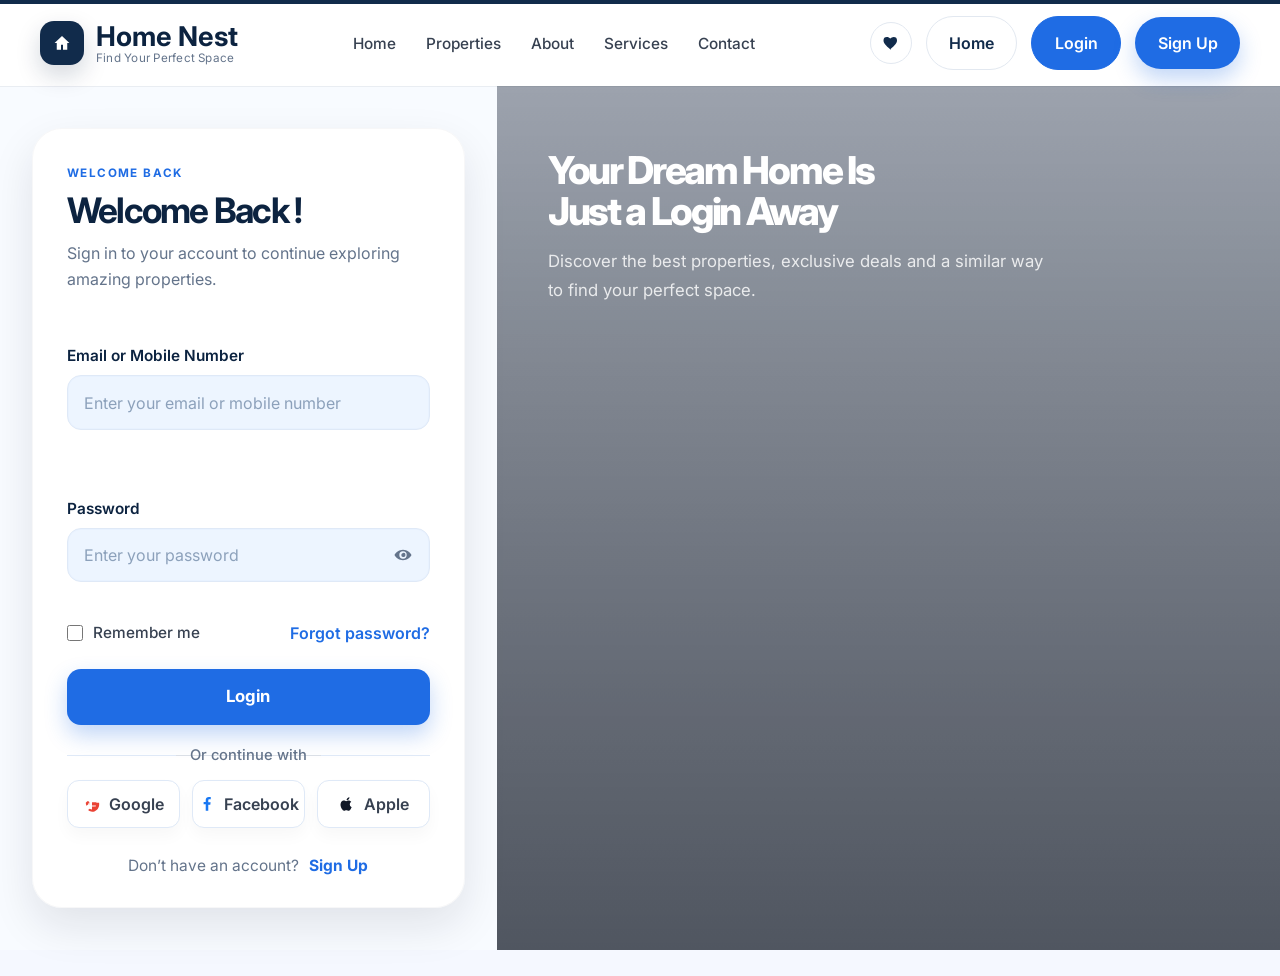
<file: dashboard.html>
<!DOCTYPE html>
<html lang="en">
  <head>
    <meta charset="UTF-8" />
    <meta name="viewport" content="width=device-width, initial-scale=1.0" />
    <title>Home Nest | Dashboard</title>
    <meta
      name="description"
      content="Home Nest dashboard overview with bookings, favorites, messages, and account insights."
    />
    <link rel="preconnect" href="https://fonts.googleapis.com" />
    <link rel="preconnect" href="https://fonts.gstatic.com" crossorigin />
    <link
      href="https://fonts.googleapis.com/css2?family=Inter:wght@400;500;600;700;800&display=swap"
      rel="stylesheet"
    />
    <link rel="stylesheet" href="dashboard.css" />
  </head>
  <body>
    <div class="dashboard-shell">
      <aside class="dashboard-sidebar">
        <div class="sidebar-inner">
          <div class="brand-block">
            <div class="brand-mark">
              <svg viewBox="0 0 24 24" aria-hidden="true">
                <path d="M10.8 20v-6h2.4v6h5.1V12h2.6L12 3.5 3.1 12h2.6v8h5.1Z"/>
              </svg>
            </div>
            <div class="brand-copy">
              <span class="brand-name">Home Nest</span>
              <span class="brand-tag">Find Your Perfect Space</span>
            </div>
          </div>

          <nav class="sidebar-nav" aria-label="Sidebar navigation">
            <a href="dashboard.html" class="nav-item active" data-page="dashboard">
              <span class="nav-icon">
                <svg viewBox="0 0 24 24" aria-hidden="true"><path d="M12 3.2 3 10v10h6v-6h6v6h6V10l-9-6.8Zm0 2.4 7 5.3V18h-4v-6H9v6H5v-7.1l7-5.3Z"/></svg>
              </span>
              <span>Home</span>
            </a>
            <a href="my-bookings.html" class="nav-item" data-page="my-bookings">
              <span class="nav-icon">
                <svg viewBox="0 0 24 24" aria-hidden="true"><path d="M7 2h10a2 2 0 0 1 2 2v16l-7-3-7 3V4a2 2 0 0 1 2-2Zm0 2v11.2l5-2.15 5 2.15V4H7Zm2 3h6v2H9V7Zm0 4h6v2H9v-2Z"/></svg>
              </span>
              <span>My Bookings</span>
            </a>
            <a href="favorites.html" class="nav-item" data-page="favorites">
              <span class="nav-icon">
                <svg viewBox="0 0 24 24" aria-hidden="true"><path d="M12 21.35 10.55 20C5.4 15.36 2 12.28 2 8.5A4.5 4.5 0 0 1 6.5 4c1.74 0 3.41.81 4.5 2.09A6.09 6.09 0 0 1 15.5 4 4.5 4.5 0 0 1 20 8.5c0 3.78-3.4 6.86-8.55 11.5L12 21.35Z"/></svg>
              </span>
              <span>Favorites</span>
            </a>
            <a href="profile.html" class="nav-item" data-page="profile">
              <span class="nav-icon">
                <svg viewBox="0 0 24 24" aria-hidden="true"><path d="M12 12a4 4 0 1 0-4-4 4 4 0 0 0 4 4Zm0 2c-4.42 0-8 2.24-8 5v1h16v-1c0-2.76-3.58-5-8-5Zm9-9h-2v2h-2v2h2v2h2V8h2V6h-2V4ZM4 8h2v2H4V8Z"/></svg>
              </span>
              <span>Profile</span>
            </a>
            <a href="messages.html" class="nav-item" data-page="messages">
              <span class="nav-icon">
                <svg viewBox="0 0 24 24" aria-hidden="true"><path d="M20 4H4a2 2 0 0 0-2 2v12a2 2 0 0 0 2 2h16a2 2 0 0 0 2-2V6a2 2 0 0 0-2-2Zm0 4-8 5-8-5V6l8 5 8-5v2Z"/></svg>
              </span>
              <span>Messages</span>
            </a>
            <a href="settings.html" class="nav-item" data-page="settings">
              <span class="nav-icon">
                <svg viewBox="0 0 24 24" aria-hidden="true"><path d="M19.14 12.94c.04-.31.06-.63.06-.94s-.02-.63-.06-.94l2.03-1.58a.5.5 0 0 0 .12-.64l-1.92-3.32a.5.5 0 0 0-.61-.18l-2.39.96a6.86 6.86 0 0 0-1.63-.94L14.53 2.5a.5.5 0 0 0-.5-.5h-3.86a.5.5 0 0 0-.5.5l-.38 2.5c-.57.23-1.1.56-1.63.94l-2.39-.96a.5.5 0 0 0-.61.18L2.73 9.85a.5.5 0 0 0 .12.64l2.03 1.58c-.04.31-.06.63-.06.94s.02.63.06.94L2.85 14.53a.5.5 0 0 0-.12.64l1.92 3.32a.5.5 0 0 0 .61.18l2.39-.96c.53.38 1.06.71 1.63.94l.38 2.5a.5.5 0 0 0 .5.5h3.86a.5.5 0 0 0 .5-.5l.38-2.5c.57-.23 1.1-.56 1.63-.94l2.39.96a.5.5 0 0 0 .61-.18l1.92-3.32a.5.5 0 0 0-.12-.64l-2.03-1.58ZM12 15.25A3.25 3.25 0 1 1 12 8.75a3.25 3.25 0 0 1 0 6.5Z"/></svg>
              </span>
              <span>Settings</span>
            </a>
          </nav>
        </div>
      </aside>

      <main class="dashboard-content">
        <header class="topbar">
          <div class="page-title">
            <h1>Welcome back, Ada</h1>
            <p>Here is a quick overview of your property journey and saved homes.</p>
          </div>
          <div class="topbar-actions">
            <button type="button" class="icon-button" aria-label="Favorite homes">
              <svg viewBox="0 0 24 24" aria-hidden="true"><path d="M12 21.35 10.55 20C5.4 15.36 2 12.28 2 8.5A4.5 4.5 0 0 1 6.5 4c1.74 0 3.41.81 4.5 2.09A6.09 6.09 0 0 1 15.5 4 4.5 4.5 0 0 1 20 8.5c0 3.78-3.4 6.86-8.55 11.5L12 21.35Z"/></svg>
            </button>
            <div class="user-avatar" aria-label="Current user">
              <img src="https://images.unsplash.com/photo-1494790108377-be9c29b29330?auto=format&fit=crop&w=300&q=80" alt="Ada avatar" />
            </div>
          </div>
        </header>

        <section class="dashboard-section">
          <div class="stat-grid">
            <div class="stat-card">
              <span class="stat-label">Upcoming stays</span>
              <span class="stat-value">03</span>
              <div class="stat-meta">2 new confirmations</div>
            </div>
            <div class="stat-card">
              <span class="stat-label">Saved homes</span>
              <span class="stat-value" id="dashboardFavoriteCount">0</span>
              <div class="stat-meta">Curated for you</div>
            </div>
            <div class="stat-card">
              <span class="stat-label">Unread messages</span>
              <span class="stat-value">08</span>
              <div class="stat-meta">4 from managers</div>
            </div>
            <div class="stat-card">
              <span class="stat-label">Profile status</span>
              <span class="stat-value" style="font-size:1.2rem;">Premium</span>
              <div class="stat-meta">Best pricing tier</div>
            </div>
          </div>
        </section>

        <section class="dashboard-section">
          <div class="section-header">
            <div>
              <h2>Upcoming bookings</h2>
              <p>Your near-term property plans.</p>
            </div>
            <a href="my-bookings.html" class="primary-btn">View bookings</a>
          </div>
          <div class="card-grid" id="dashboardUpcomingList"></div>
        </section>

        <section class="dashboard-section">
          <div class="section-header">
            <div>
              <h2>Favorite properties</h2>
              <p>Saved homes you are actively considering.</p>
            </div>
            <a href="favorites.html" class="secondary-btn">Open favorites</a>
          </div>
          <div class="card-grid" id="dashboardFavoriteList"></div>
        </section>
      </main>
    </div>

    <script src="dashboard.js"></script>
    <script>
      const dashboardUpcomingList = document.getElementById('dashboardUpcomingList');
      const dashboardFavoriteList = document.getElementById('dashboardFavoriteList');
      const dashboardFavoriteCount = document.getElementById('dashboardFavoriteCount');

      const upcomingBookingData = [
        {
          name: 'Skyline Heights',
          location: 'Bangalore, Karnataka',
          date: '12 Aug 2026',
          badge: 'Confirmed'
        },
        {
          name: 'Royal Crest Villa',
          location: 'Whitefield, Bangalore',
          date: '21 Aug 2026',
          badge: 'Tour scheduled'
        },
        {
          name: 'Emerald Court',
          location: 'Indiranagar, Bangalore',
          date: '02 Sep 2026',
          badge: 'Reviewing'
        }
      ];

      function renderDashboardUpcoming() {
        dashboardUpcomingList.innerHTML = upcomingBookingData.map((booking) => `
          <div class="property-card">
            <div class="property-image-wrap">
              <img src="https://images.unsplash.com/photo-1494526585095-c41746248156?auto=format&fit=crop&w=1200&q=80" alt="${booking.name}" />
              <span class="favorite-tag">${booking.badge}</span>
            </div>
            <div class="property-content">
              <div class="property-meta">
                <svg viewBox="0 0 24 24" aria-hidden="true"><path d="M12 2a7 7 0 0 1 7 7c0 5.25-7 13-7 13S5 14.25 5 9a7 7 0 0 1 7-7Zm0 9.5A2.5 2.5 0 1 0 12 6a2.5 2.5 0 0 0 0 5.5Z"/></svg>
                <span>${booking.location}</span>
              </div>
              <h3 class="property-name">${booking.name}</h3>
              <div class="property-footer">
                <span class="property-price">${booking.date}</span>
                <a href="my-bookings.html" class="view-details-btn">Details</a>
              </div>
            </div>
          </div>
        `).join('');
      }

      function renderDashboardFavorites() {
        const favoriteProperties = getFavoriteProperties();
        dashboardFavoriteCount.textContent = favoriteProperties.length;

        if (!favoriteProperties.length) {
          dashboardFavoriteList.innerHTML = '<div class="empty-state">No favorite properties yet. Explore the site and save homes you love.</div>';
          return;
        }

        dashboardFavoriteList.innerHTML = favoriteProperties.slice(0, 3).map((property) => `
          <div class="property-card">
            <div class="property-image-wrap">
              <img src="${property.image}" alt="${property.name}" />
              <span class="favorite-tag">${property.type}</span>
            </div>
            <div class="property-content">
              <div class="property-meta">
                <svg viewBox="0 0 24 24" aria-hidden="true"><path d="M12 2a7 7 0 0 1 7 7c0 5.25-7 13-7 13S5 14.25 5 9a7 7 0 0 1 7-7Zm0 9.5A2.5 2.5 0 1 0 12 6a2.5 2.5 0 0 0 0 5.5Z"/></svg>
                <span>${property.location}</span>
              </div>
              <h3 class="property-name">${property.name}</h3>
              <div class="property-footer">
                <span class="property-price">${property.priceLabel}</span>
                <a href="favorites.html" class="view-details-btn">Open</a>
              </div>
            </div>
          </div>
        `).join('');
      }

      document.addEventListener('DOMContentLoaded', () => {
        ensureDashboardAccess();
        initSidebarState();
        renderDashboardUpcoming();
        renderDashboardFavorites();
      });
    </script>
  </body>
</html>
</file>
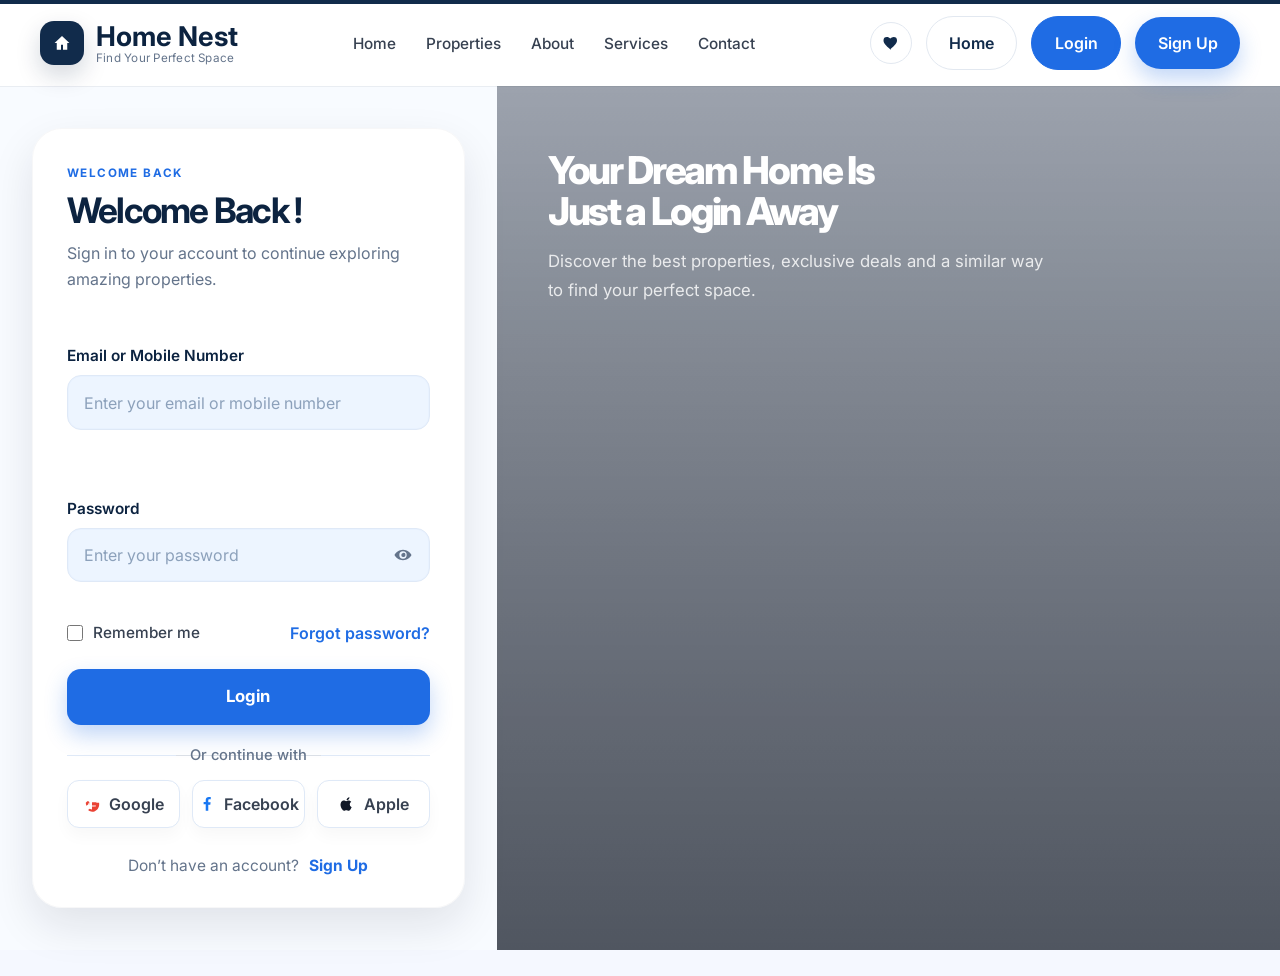
<file: favorites.html>
<!DOCTYPE html>
<html lang="en">
  <head>
    <meta charset="UTF-8" />
    <meta name="viewport" content="width=device-width, initial-scale=1.0" />
    <title>Home Nest | Favorites</title>
    <meta name="description" content="View and manage your saved Home Nest properties." />
    <link rel="preconnect" href="https://fonts.googleapis.com" />
    <link rel="preconnect" href="https://fonts.gstatic.com" crossorigin />
    <link href="https://fonts.googleapis.com/css2?family=Inter:wght@400;500;600;700;800&display=swap" rel="stylesheet" />
    <link rel="stylesheet" href="dashboard.css" />
  </head>
  <body>
    <div class="dashboard-shell">
      <aside class="dashboard-sidebar">
        <div class="sidebar-inner">
          <div class="brand-block">
            <div class="brand-mark">
              <svg viewBox="0 0 24 24" aria-hidden="true"><path d="M10.8 20v-6h2.4v6h5.1V12h2.6L12 3.5 3.1 12h2.6v8h5.1Z"/></svg>
            </div>
            <div class="brand-copy">
              <span class="brand-name">Home Nest</span>
              <span class="brand-tag">Find Your Perfect Space</span>
            </div>
          </div>

          <nav class="sidebar-nav" aria-label="Sidebar navigation">
            <a href="dashboard.html" class="nav-item" data-page="dashboard">
              <span class="nav-icon"><svg viewBox="0 0 24 24" aria-hidden="true"><path d="M12 3.2 3 10v10h6v-6h6v6h6V10l-9-6.8Zm0 2.4 7 5.3V18h-4v-6H9v6H5v-7.1l7-5.3Z"/></svg></span>
              <span>Home</span>
            </a>
            <a href="my-bookings.html" class="nav-item" data-page="my-bookings">
              <span class="nav-icon"><svg viewBox="0 0 24 24" aria-hidden="true"><path d="M7 2h10a2 2 0 0 1 2 2v16l-7-3-7 3V4a2 2 0 0 1 2-2Zm0 2v11.2l5-2.15 5 2.15V4H7Zm2 3h6v2H9V7Zm0 4h6v2H9v-2Z"/></svg></span>
              <span>My Bookings</span>
            </a>
            <a href="favorites.html" class="nav-item active" data-page="favorites">
              <span class="nav-icon"><svg viewBox="0 0 24 24" aria-hidden="true"><path d="M12 21.35 10.55 20C5.4 15.36 2 12.28 2 8.5A4.5 4.5 0 0 1 6.5 4c1.74 0 3.41.81 4.5 2.09A6.09 6.09 0 0 1 15.5 4 4.5 4.5 0 0 1 20 8.5c0 3.78-3.4 6.86-8.55 11.5L12 21.35Z"/></svg></span>
              <span>Favorites</span>
            </a>
            <a href="profile.html" class="nav-item" data-page="profile">
              <span class="nav-icon"><svg viewBox="0 0 24 24" aria-hidden="true"><path d="M12 12a4 4 0 1 0-4-4 4 4 0 0 0 4 4Zm0 2c-4.42 0-8 2.24-8 5v1h16v-1c0-2.76-3.58-5-8-5Zm9-9h-2v2h-2v2h2v2h2V8h2V6h-2V4ZM4 8h2v2H4V8Z"/></svg></span>
              <span>Profile</span>
            </a>
            <a href="messages.html" class="nav-item" data-page="messages">
              <span class="nav-icon"><svg viewBox="0 0 24 24" aria-hidden="true"><path d="M20 4H4a2 2 0 0 0-2 2v12a2 2 0 0 0 2 2h16a2 2 0 0 0 2-2V6a2 2 0 0 0-2-2Zm0 4-8 5-8-5V6l8 5 8-5v2Z"/></svg></span>
              <span>Messages</span>
            </a>
            <a href="settings.html" class="nav-item" data-page="settings">
              <span class="nav-icon"><svg viewBox="0 0 24 24" aria-hidden="true"><path d="M19.14 12.94c.04-.31.06-.63.06-.94s-.02-.63-.06-.94l2.03-1.58a.5.5 0 0 0 .12-.64l-1.92-3.32a.5.5 0 0 0-.61-.18l-2.39.96a6.86 6.86 0 0 0-1.63-.94L14.53 2.5a.5.5 0 0 0-.5-.5h-3.86a.5.5 0 0 0-.5.5l-.38 2.5c-.57.23-1.1.56-1.63.94l-2.39-.96a.5.5 0 0 0-.61.18L2.73 9.85a.5.5 0 0 0 .12.64l2.03 1.58c-.04.31-.06.63-.06.94s.02.63.06.94L2.85 14.53a.5.5 0 0 0-.12.64l1.92 3.32a.5.5 0 0 0 .61.18l2.39-.96c.53.38 1.06.71 1.63.94l.38 2.5a.5.5 0 0 0 .5.5h3.86a.5.5 0 0 0 .5-.5l.38-2.5c.57-.23 1.1-.56 1.63-.94l2.39.96a.5.5 0 0 0 .61-.18l1.92-3.32a.5.5 0 0 0-.12-.64l-2.03-1.58ZM12 15.25A3.25 3.25 0 1 1 12 8.75a3.25 3.25 0 0 1 0 6.5Z"/></svg></span>
              <span>Settings</span>
            </a>
          </nav>
        </div>
      </aside>

      <main class="dashboard-content">
        <header class="topbar">
          <div class="page-title">
            <h1>My Favorites</h1>
            <p>Your favorite properties, all in one place.</p>
          </div>
          <div class="topbar-actions">
            <button type="button" class="icon-button" aria-label="View favorites">
              <svg viewBox="0 0 24 24" aria-hidden="true"><path d="M12 21.35 10.55 20C5.4 15.36 2 12.28 2 8.5A4.5 4.5 0 0 1 6.5 4c1.74 0 3.41.81 4.5 2.09A6.09 6.09 0 0 1 15.5 4 4.5 4.5 0 0 1 20 8.5c0 3.78-3.4 6.86-8.55 11.5L12 21.35Z"/></svg>
            </button>
            <div class="user-avatar" aria-label="User profile">
              <img src="https://images.unsplash.com/photo-1494790108377-be9c29b29330?auto=format&fit=crop&w=300&q=80" alt="Profile avatar" />
            </div>
          </div>
        </header>

        <section class="dashboard-section">
          <div class="section-header">
            <div>
              <h2>Saved Properties</h2>
              <p><span data-favorites-count>0</span> favorites</p>
            </div>
            <a href="index.html" class="primary-btn">Explore Properties</a>
          </div>
          <div id="favoritesGrid" class="favorites-grid card-grid"></div>
          <div id="favoritesEmptyState" class="empty-state hidden">No favorites saved yet. Explore Home Nest properties to add your dream home to your shortlist.</div>
        </section>
      </main>
    </div>

    <script src="dashboard.js"></script>
    <script>
      const favoritesGrid = document.getElementById('favoritesGrid');
      const favoritesEmptyState = document.getElementById('favoritesEmptyState');

      function renderFavorites() {
        const favoriteProperties = getFavoriteProperties();
        const countEl = document.querySelector('[data-favorites-count]');
        if (countEl) countEl.textContent = favoriteProperties.length;

        if (!favoriteProperties.length) {
          favoritesGrid.innerHTML = '';
          favoritesEmptyState.classList.remove('hidden');
          return;
        }

        favoritesEmptyState.classList.add('hidden');
        favoritesGrid.innerHTML = favoriteProperties.map((property) => `
          <article class="property-card">
            <div class="property-image-wrap">
              <img src="${property.image}" alt="${property.name}" />
              <span class="favorite-tag">${property.type}</span>
              <button class="favorite-toggle active" type="button" data-remove-favorite="${property.id}" aria-label="Remove ${property.name} from favorites">
                <svg viewBox="0 0 24 24" aria-hidden="true"><path d="M12 21.35 10.55 20C5.4 15.36 2 12.28 2 8.5A4.5 4.5 0 0 1 6.5 4c1.74 0 3.41.81 4.5 2.09A6.09 6.09 0 0 1 15.5 4 4.5 4.5 0 0 1 20 8.5c0 3.78-3.4 6.86-8.55 11.5L12 21.35Z"/></svg>
              </button>
            </div>
            <div class="property-content">
              <div class="property-meta">
                <svg viewBox="0 0 24 24" aria-hidden="true"><path d="M12 2a7 7 0 0 1 7 7c0 5.25-7 13-7 13S5 14.25 5 9a7 7 0 0 1 7-7Zm0 9.5A2.5 2.5 0 1 0 12 6a2.5 2.5 0 0 0 0 5.5Z"/></svg>
                <span>${property.location}</span>
              </div>
              <h3 class="property-name">${property.name}</h3>
              <div class="property-detail-list">
                <div class="property-detail-item"><span>Bedrooms</span><strong>${property.bedrooms}</strong></div>
                <div class="property-detail-item"><span>Bathrooms</span><strong>${property.bathrooms}</strong></div>
                <div class="property-detail-item"><span>Area</span><strong>${property.area.toLocaleString()} sqft</strong></div>
              </div>
              <div class="property-footer">
                <span class="property-price">${property.priceLabel}</span>
                <div class="property-actions">
                  <button type="button" class="view-details-btn" data-view-property="${property.id}">View Details</button>
                  <button type="button" class="remove-btn" data-remove-favorite="${property.id}">Remove</button>
                </div>
              </div>
            </div>
          </article>
        `).join('');

        document.querySelectorAll('[data-view-property]').forEach((button) => {
          button.addEventListener('click', () => {
            window.location.href = `property-details.html?id=${button.dataset.viewProperty}`;
          });
        });

        document.querySelectorAll('[data-remove-favorite]').forEach((button) => {
          button.addEventListener('click', () => {
            const favoriteSet = getStoredFavoriteIds();
            favoriteSet.delete(Number(button.dataset.removeFavorite));
            saveFavoriteIds(favoriteSet);
            renderFavorites();
            updateHeaderFavoriteCount();
          });
        });
      }

      document.addEventListener('DOMContentLoaded', () => {
        initSidebarState();
        renderFavorites();
        updateHeaderFavoriteCount();
      });
    </script>
  </body>
</html>
</file>
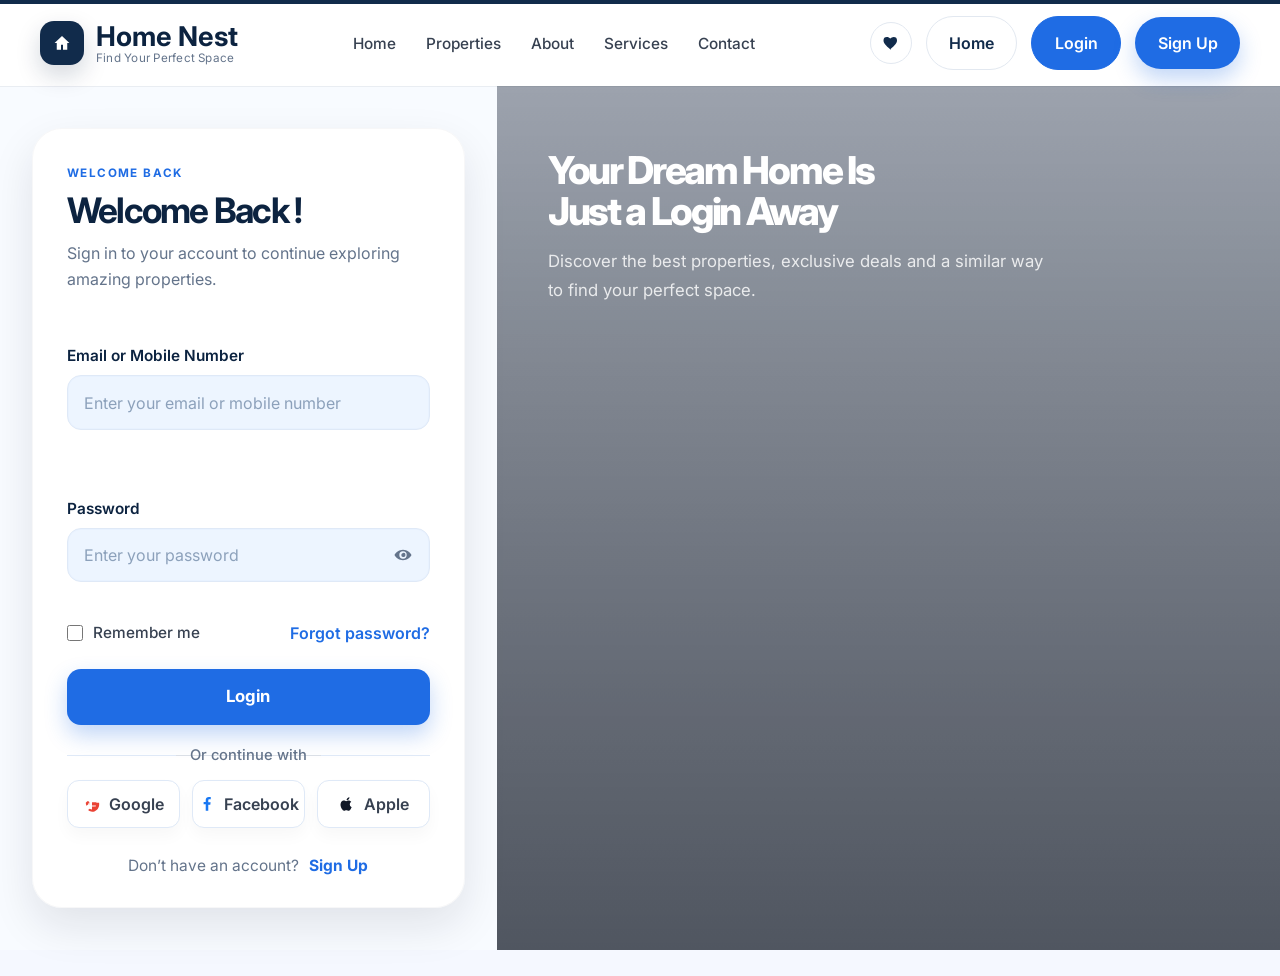
<file: login.html>
<!DOCTYPE html>
<html lang="en">
  <head>
    <meta charset="UTF-8" />
    <meta name="viewport" content="width=device-width, initial-scale=1.0" />
    <title>Home Nest | Login</title>
    <meta
      name="description"
      content="Sign in to Home Nest to explore verified properties, exclusive deals, and modern homes."
    />
    <link rel="preconnect" href="https://fonts.googleapis.com" />
    <link rel="preconnect" href="https://fonts.gstatic.com" crossorigin />
    <link
      href="https://fonts.googleapis.com/css2?family=Inter:wght@400;500;600;700;800&display=swap"
      rel="stylesheet"
    />
    <link rel="stylesheet" href="style.css" />
    <link rel="stylesheet" href="login.css" />
  </head>
  <body>
    <header class="site-header">
      <nav class="navbar">
        <div class="nav-container container">
          <a href="index.html" class="brand" aria-label="Home Nest Home">
            <span class="brand-mark">
              <svg viewBox="0 0 24 24" aria-hidden="true">
                <path d="M10.8 20v-6h2.4v6h5.1V12h2.6L12 3.5 3.1 12h2.6v8h5.1Z"/>
              </svg>
            </span>
            <span class="brand-copy">
              <span class="brand-name">Home Nest</span>
              <span class="brand-tag">Find Your Perfect Space</span>
            </span>
          </a>

          <ul class="nav-menu" id="navMenu">
            <li><a href="index.html" class="nav-link">Home</a></li>
            <li><a href="index.html#properties" class="nav-link">Properties</a></li>
            <li><a href="index.html#about" class="nav-link">About</a></li>
            <li><a href="index.html#services" class="nav-link">Services</a></li>
            <li><a href="index.html#contact" class="nav-link">Contact</a></li>
          </ul>

          <div class="nav-actions">
            <button type="button" class="favorites-trigger" aria-label="View favorites">
              <svg viewBox="0 0 24 24" aria-hidden="true">
                <path d="M12 21.35 10.55 20C5.4 15.36 2 12.28 2 8.5A4.5 4.5 0 0 1 6.5 4c1.74 0 3.41.81 4.5 2.09A6.09 6.09 0 0 1 15.5 4 4.5 4.5 0 0 1 20 8.5c0 3.78-3.4 6.86-8.55 11.5L12 21.35Z"/>
              </svg>
            </button>
            <a href="index.html" class="btn btn-light">Home</a>
            <a href="login.html" class="btn btn-light nav-login active">Login</a>
            <a href="signup.html" class="btn btn-primary">Sign Up</a>
          </div>

          <button class="nav-toggle" id="navToggle" aria-label="Open menu" type="button">
            <span></span>
            <span></span>
            <span></span>
          </button>
        </div>
      </nav>
    </header>

    <main class="login-page">
      <div class="login-layout">
        <section class="login-panel" aria-labelledby="login-heading">
          <div class="login-card">
            <div class="login-header">
              <p class="eyebrow">Welcome back</p>
              <h1 id="login-heading">Welcome Back !</h1>
              <p class="subtitle">Sign in to your account to continue exploring amazing properties.</p>
            </div>

            <form id="loginForm" novalidate>
              <div class="field-group">
                <label for="loginEmail">Email or Mobile Number</label>
                <input
                  id="loginEmail"
                  name="email"
                  type="text"
                  inputmode="email"
                  autocomplete="username"
                  placeholder="Enter your email or mobile number"
                  aria-describedby="loginEmailError"
                />
                <small id="loginEmailError" class="field-error" aria-live="polite"></small>
              </div>

              <div class="field-group password-group">
                <label for="loginPassword">Password</label>
                <div class="password-field">
                  <input
                    id="loginPassword"
                    name="password"
                    type="password"
                    autocomplete="current-password"
                    placeholder="Enter your password"
                    aria-describedby="loginPasswordError"
                  />
                  <button
                    type="button"
                    class="password-toggle"
                    aria-label="Show password"
                    data-toggle-password="loginPassword"
                  >
                    <svg viewBox="0 0 24 24" aria-hidden="true">
                      <path d="M12 5c5.4 0 9.9 3.9 11.3 7-1.4 3.1-5.9 7-11.3 7S2.1 15.1.7 12C2.1 8.9 6.6 5 12 5Zm0 2.1A4.9 4.9 0 1 0 12 16.9 4.9 4.9 0 0 0 12 7.1Zm0 2.1A2.8 2.8 0 1 1 12 14.7a2.8 2.8 0 0 1 0-5.5Z"/>
                    </svg>
                  </button>
                </div>
                <small id="loginPasswordError" class="field-error" aria-live="polite"></small>
              </div>

              <div class="row-between options-row">
                <label class="checkbox-wrap" for="rememberMe">
                  <input id="rememberMe" type="checkbox" />
                  <span>Remember me</span>
                </label>

                <button type="button" id="forgotPasswordLink" class="text-link">Forgot password?</button>
              </div>

              <div id="authStatus" class="status-message" aria-live="polite"></div>

              <button type="submit" class="btn btn-primary submit-btn">Login</button>

              <div class="divider"><span>Or continue with</span></div>

              <div class="social-login" aria-label="Continue with social login providers">
                <button type="button" class="social-btn" data-provider="Google">
                  <span class="social-icon google-icon" aria-hidden="true">
                    <svg viewBox="0 0 24 24">
                      <path d="M21.6 12.23c0-.7-.06-1.36-.18-2H12v3.78h5.39a4.6 4.6 0 0 1-1.99 3.02v2.5h3.21c1.88-1.72 2.99-4.27 2.99-7.3ZM12 19.46a5.45 5.45 0 0 1-3.08-1.02l-2.2 1.7a8.8 8.8 0 0 0 14.38-4.68H12Zm-3.08-6.1a5.63 5.63 0 0 1 0-3.64L6.6 8.02A8.83 8.83 0 0 0 3.7 10.4c0 1.38.32 2.7.9 3.87l2.3-1.74a5.38 5.38 0 0 1 1.99-3.14Zm8.82-3.66H12v3.3h4.77a4.4 4.4 0 0 1-1.13 2.4L15.2 16.2a8.93 8.93 0 0 0 2.59-6.76c0-.62-.05-1.23-.17-1.81Z"/>
                    </svg>
                  </span>
                  <span>Google</span>
                </button>

                <button type="button" class="social-btn" data-provider="Facebook">
                  <span class="social-icon facebook-icon" aria-hidden="true">
                    <svg viewBox="0 0 24 24">
                      <path d="M13.7 21v-8.1h2.7l.4-3.2h-3.1V7.1c0-.9.3-1.6 1.6-1.6h1.7V2.7c-.3 0-1.3-.1-2.5-.1-2.5 0-4.2 1.5-4.2 4.2v2.4H7.5v3.2h2.8V21h3.4Z"/>
                    </svg>
                  </span>
                  <span>Facebook</span>
                </button>

                <button type="button" class="social-btn" data-provider="Apple">
                  <span class="social-icon apple-icon" aria-hidden="true">
                    <svg viewBox="0 0 24 24">
                      <path d="M15.7 12.8c0-2.4 1.9-3.6 2-3.7-1.1-1.6-2.8-1.8-3.4-1.8-1.4-.2-2.8.9-3.5.9-.7 0-1.8-.9-3-.9-1.5 0-2.9.9-3.7 2.2-1.6 2.8-.4 6.9 1.1 9.1.8 1.1 1.7 2.3 2.9 2.3 1.2 0 1.6-.7 3-.7 1.4 0 1.8.7 3 .7 1.2 0 2-.9 2.8-2 .9-1.4 1.3-2.7 1.3-2.8-.1-.1-2.5-1-2.5-3.6ZM14.3 5.5c.6-.7 1.1-1.6 1-2.6-.9.1-2.1.6-2.8 1.3-.6.7-1.2 1.6-1 2.5.9.1 2-.4 2.8-1.2Z"/>
                    </svg>
                  </span>
                  <span>Apple</span>
                </button>
              </div>
            </form>

            <p class="signup-prompt">
              Don’t have an account?
              <a href="signup.html" class="text-link accent-link">Sign Up</a>
            </p>
          </div>
        </section>

        <aside class="promo-panel" aria-label="Home Nest promotional banner">
          <div class="promo-overlay"></div>
          <div class="promo-content">
            <h2>Your Dream Home Is<br />Just a Login Away</h2>
            <p>
              Discover the best properties, exclusive deals and a similar way to find your perfect space.
            </p>
          </div>
        </aside>
      </div>
    </main>

    <script src="login.js"></script>
  </body>
</html>
</file>
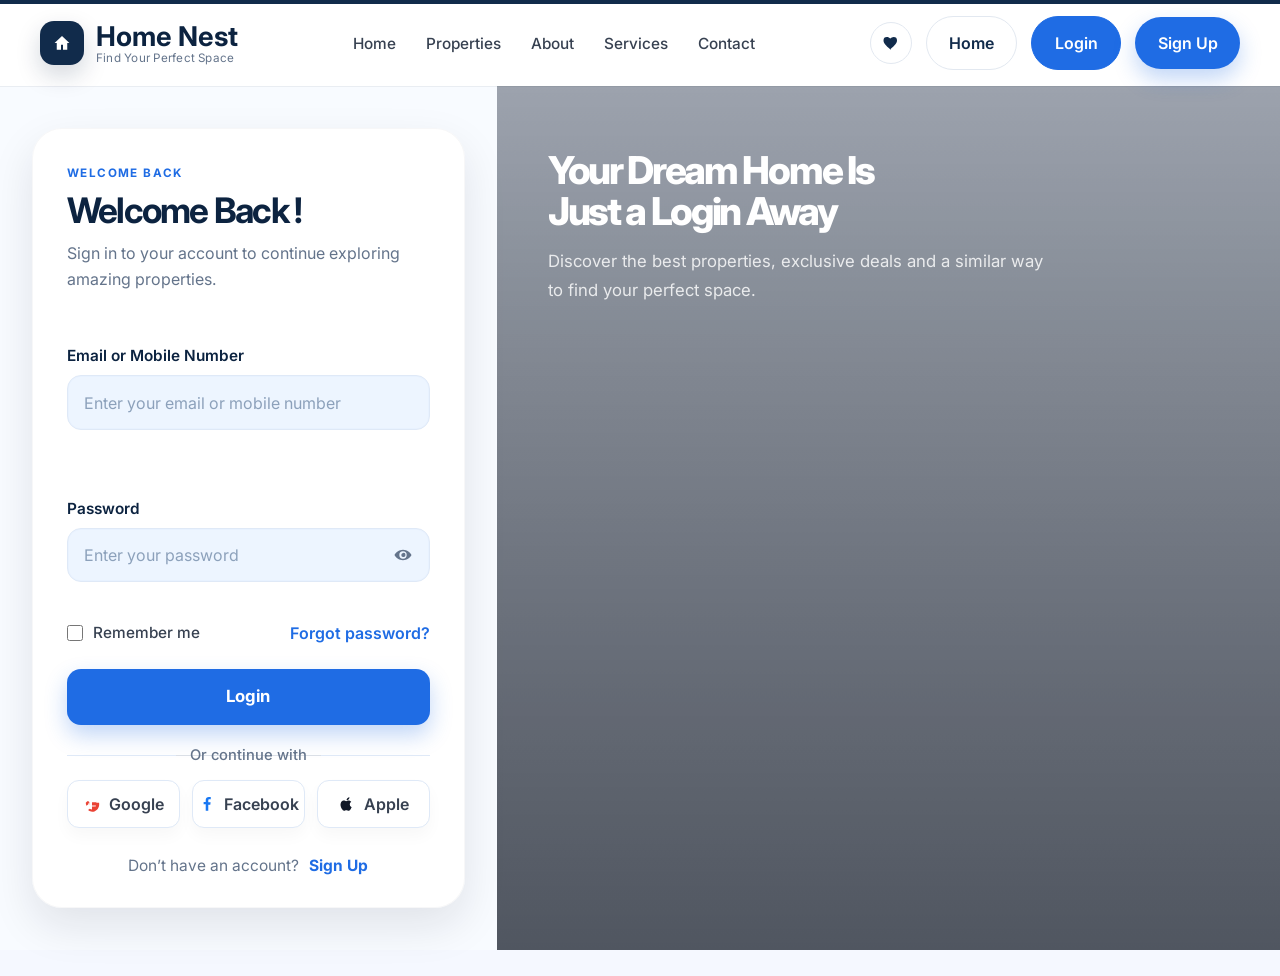
<file: messages.html>
<!DOCTYPE html>
<html lang="en">
  <head>
    <meta charset="UTF-8" />
    <meta name="viewport" content="width=device-width, initial-scale=1.0" />
    <title>Home Nest | Messages</title>
    <meta name="description" content="Manage your Home Nest conversations with property managers." />
    <link rel="preconnect" href="https://fonts.googleapis.com" />
    <link rel="preconnect" href="https://fonts.gstatic.com" crossorigin />
    <link href="https://fonts.googleapis.com/css2?family=Inter:wght@400;500;600;700;800&display=swap" rel="stylesheet" />
    <link rel="stylesheet" href="dashboard.css" />
  </head>
  <body>
    <div class="dashboard-shell">
      <aside class="dashboard-sidebar">
        <div class="sidebar-inner">
          <div class="brand-block">
            <div class="brand-mark">
              <svg viewBox="0 0 24 24" aria-hidden="true"><path d="M10.8 20v-6h2.4v6h5.1V12h2.6L12 3.5 3.1 12h2.6v8h5.1Z"/></svg>
            </div>
            <div class="brand-copy">
              <span class="brand-name">Home Nest</span>
              <span class="brand-tag">Find Your Perfect Space</span>
            </div>
          </div>

          <nav class="sidebar-nav" aria-label="Sidebar navigation">
            <a href="dashboard.html" class="nav-item" data-page="dashboard"><span class="nav-icon"><svg viewBox="0 0 24 24" aria-hidden="true"><path d="M12 3.2 3 10v10h6v-6h6v6h6V10l-9-6.8Zm0 2.4 7 5.3V18h-4v-6H9v6H5v-7.1l7-5.3Z"/></svg></span><span>Home</span></a>
            <a href="my-bookings.html" class="nav-item" data-page="my-bookings"><span class="nav-icon"><svg viewBox="0 0 24 24" aria-hidden="true"><path d="M7 2h10a2 2 0 0 1 2 2v16l-7-3-7 3V4a2 2 0 0 1 2-2Zm0 2v11.2l5-2.15 5 2.15V4H7Zm2 3h6v2H9V7Zm0 4h6v2H9v-2Z"/></svg></span><span>My Bookings</span></a>
            <a href="favorites.html" class="nav-item" data-page="favorites"><span class="nav-icon"><svg viewBox="0 0 24 24" aria-hidden="true"><path d="M12 21.35 10.55 20C5.4 15.36 2 12.28 2 8.5A4.5 4.5 0 0 1 6.5 4c1.74 0 3.41.81 4.5 2.09A6.09 6.09 0 0 1 15.5 4 4.5 4.5 0 0 1 20 8.5c0 3.78-3.4 6.86-8.55 11.5L12 21.35Z"/></svg></span><span>Favorites</span></a>
            <a href="profile.html" class="nav-item" data-page="profile"><span class="nav-icon"><svg viewBox="0 0 24 24" aria-hidden="true"><path d="M12 12a4 4 0 1 0-4-4 4 4 0 0 0 4 4Zm0 2c-4.42 0-8 2.24-8 5v1h16v-1c0-2.76-3.58-5-8-5Zm9-9h-2v2h-2v2h2v2h2V8h2V6h-2V4ZM4 8h2v2H4V8Z"/></svg></span><span>Profile</span></a>
            <a href="messages.html" class="nav-item active" data-page="messages"><span class="nav-icon"><svg viewBox="0 0 24 24" aria-hidden="true"><path d="M20 4H4a2 2 0 0 0-2 2v12a2 2 0 0 0 2 2h16a2 2 0 0 0 2-2V6a2 2 0 0 0-2-2Zm0 4-8 5-8-5V6l8 5 8-5v2Z"/></svg></span><span>Messages</span></a>
            <a href="settings.html" class="nav-item" data-page="settings"><span class="nav-icon"><svg viewBox="0 0 24 24" aria-hidden="true"><path d="M19.14 12.94c.04-.31.06-.63.06-.94s-.02-.63-.06-.94l2.03-1.58a.5.5 0 0 0 .12-.64l-1.92-3.32a.5.5 0 0 0-.61-.18l-2.39.96a6.86 6.86 0 0 0-1.63-.94L14.53 2.5a.5.5 0 0 0-.5-.5h-3.86a.5.5 0 0 0-.5.5l-.38 2.5c-.57.23-1.1.56-1.63.94l-2.39-.96a.5.5 0 0 0-.61.18L2.73 9.85a.5.5 0 0 0 .12.64l2.03 1.58c-.04.31-.06.63-.06.94s.02.63.06.94L2.85 14.53a.5.5 0 0 0-.12.64l1.92 3.32a.5.5 0 0 0 .61.18l2.39-.96c.53.38 1.06.71 1.63.94l.38 2.5a.5.5 0 0 0 .5.5h3.86a.5.5 0 0 0 .5-.5l.38-2.5c.57-.23 1.1-.56 1.63-.94l2.39.96a.5.5 0 0 0 .61-.18l1.92-3.32a.5.5 0 0 0-.12-.64l-2.03-1.58ZM12 15.25A3.25 3.25 0 1 1 12 8.75a3.25 3.25 0 0 1 0 6.5Z"/></svg></span><span>Settings</span></a>
          </nav>
        </div>
      </aside>

      <main class="dashboard-content">
        <header class="topbar">
          <div class="page-title">
            <h1>Messages</h1>
            <p>Manage your conversations with property experts.</p>
          </div>
          <div class="topbar-actions">
            <button class="icon-button" type="button" aria-label="Favorites"><svg viewBox="0 0 24 24" aria-hidden="true"><path d="M12 21.35 10.55 20C5.4 15.36 2 12.28 2 8.5A4.5 4.5 0 0 1 6.5 4c1.74 0 3.41.81 4.5 2.09A6.09 6.09 0 0 1 15.5 4 4.5 4.5 0 0 1 20 8.5c0 3.78-3.4 6.86-8.55 11.5L12 21.35Z"/></svg></button>
            <div class="user-avatar"><img src="https://images.unsplash.com/photo-1494790108377-be9c29b29330?auto=format&fit=crop&w=300&q=80" alt="User profile" /></div>
          </div>
        </header>

        <section class="messages-layout">
          <aside class="conversation-list" id="conversationList"></aside>
          <div class="chat-panel" id="chatPanel"></div>
        </section>
      </main>
    </div>

    <script src="dashboard.js"></script>
    <script>
      const conversationList = document.getElementById('conversationList');
      const chatPanel = document.getElementById('chatPanel');
      let activeConversationId = null;

      function renderConversations() {
        const conversations = getMessagesData();
        if (!conversations.length) {
          conversationList.innerHTML = '<div class="empty-state">No conversations yet.</div>';
          return;
        }

        if (!activeConversationId) {
          activeConversationId = conversations[0].id;
        }

        conversationList.innerHTML = conversations.map((conversation) => `
          <button type="button" class="conversation-item ${conversation.id === activeConversationId ? 'active' : ''}" data-conversation-id="${conversation.id}">
            <div class="conversation-avatar"><img src="${conversation.avatar}" alt="${conversation.name}" /></div>
            <div class="conversation-body">
              <div class="conversation-top">
                <span class="conversation-name">${conversation.name}</span>
                <span class="conversation-time">${conversation.messages[conversation.messages.length - 1]?.time || 'Now'}</span>
              </div>
              <div class="conversation-preview">
                <span>${conversation.messages[conversation.messages.length - 1]?.text || 'No messages yet'}</span>
                ${conversation.unread ? '<span class="unread-dot"></span>' : ''}
              </div>
            </div>
          </button>
        `).join('');

        document.querySelectorAll('.conversation-item').forEach((button) => {
          button.addEventListener('click', () => {
            const selectedId = button.dataset.conversationId;
            const conversations = getMessagesData();
            const target = conversations.find((item) => item.id === selectedId);
            if (target) {
              target.unread = 0;
              saveMessagesData(conversations);
              activeConversationId = selectedId;
              renderConversations();
              renderChat();
            }
          });
        });
      }

      function renderChat() {
        const conversations = getMessagesData();
        const activeConversation = conversations.find((item) => item.id === activeConversationId);

        if (!activeConversation) {
          chatPanel.innerHTML = '<div class="empty-state">Select a conversation to view messages.</div>';
          return;
        }

        chatPanel.innerHTML = `
          <div class="chat-header">
            <div class="chat-user">
              <div class="conversation-avatar"><img src="${activeConversation.avatar}" alt="${activeConversation.name}" /></div>
              <div>
                <div class="chat-user-name">${activeConversation.name}</div>
                <div class="chat-property">${activeConversation.property}</div>
              </div>
            </div>
            <button type="button" class="secondary-btn">View Property</button>
          </div>
          <div class="chat-body">
            ${activeConversation.messages.map((message) => `
              <div class="message-row ${message.sender === 'me' ? 'sent' : 'received'}">
                <div class="message-bubble">${escapeHtml(message.text)}<div class="message-time">${message.time}</div></div>
              </div>
            `).join('')}
          </div>
          <div class="chat-composer">
            <input id="messageInput" type="text" placeholder="Type your message..." aria-label="Type your message" />
            <button type="button" class="primary-btn" id="sendMessageBtn">Send</button>
          </div>
        `;

        document.getElementById('sendMessageBtn').addEventListener('click', () => {
          const input = document.getElementById('messageInput');
          const text = input.value.trim();
          if (!text) return;

          const conversations = getMessagesData();
          const current = conversations.find((item) => item.id === activeConversationId);
          if (!current) return;

          current.messages.push({ sender: 'me', text, time: formatTime() });
          saveMessagesData(conversations);
          renderConversations();
          renderChat();
        });
      }

      document.addEventListener('DOMContentLoaded', () => {
        initSidebarState();
        renderConversations();
        renderChat();
      });
    </script>
  </body>
</html>
</file>
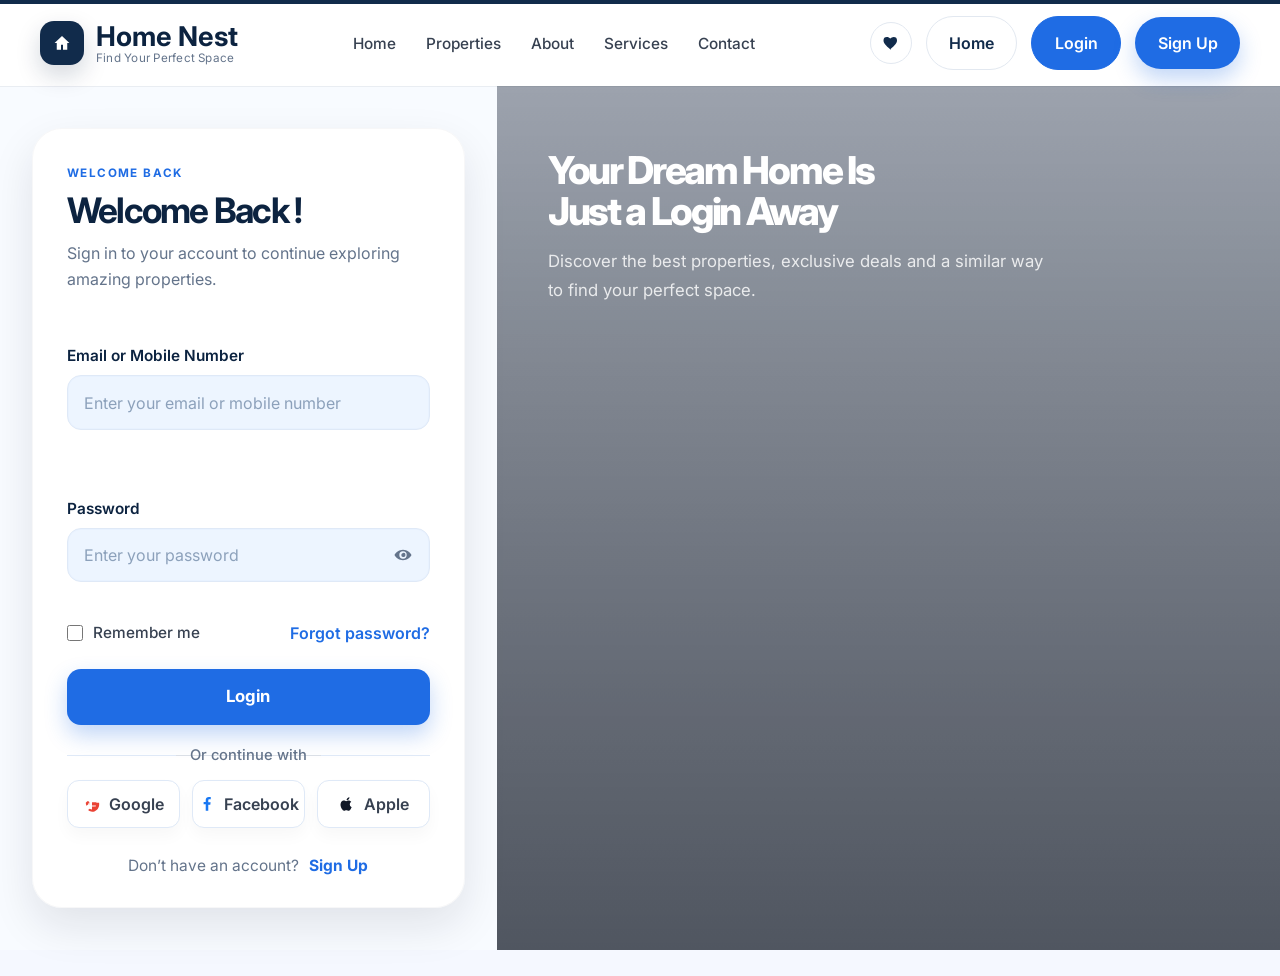
<file: profile.html>
<!DOCTYPE html>
<html lang="en">
  <head>
    <meta charset="UTF-8" />
    <meta name="viewport" content="width=device-width, initial-scale=1.0" />
    <title>Home Nest | Profile</title>
    <meta name="description" content="Manage your Home Nest profile details and account summary." />
    <link rel="preconnect" href="https://fonts.googleapis.com" />
    <link rel="preconnect" href="https://fonts.gstatic.com" crossorigin />
    <link href="https://fonts.googleapis.com/css2?family=Inter:wght@400;500;600;700;800&display=swap" rel="stylesheet" />
    <link rel="stylesheet" href="dashboard.css" />
  </head>
  <body>
    <div class="dashboard-shell">
      <aside class="dashboard-sidebar">
        <div class="sidebar-inner">
          <div class="brand-block">
            <div class="brand-mark">
              <svg viewBox="0 0 24 24" aria-hidden="true"><path d="M10.8 20v-6h2.4v6h5.1V12h2.6L12 3.5 3.1 12h2.6v8h5.1Z"/></svg>
            </div>
            <div class="brand-copy">
              <span class="brand-name">Home Nest</span>
              <span class="brand-tag">Find Your Perfect Space</span>
            </div>
          </div>

          <nav class="sidebar-nav" aria-label="Sidebar navigation">
            <a href="dashboard.html" class="nav-item" data-page="dashboard"><span class="nav-icon"><svg viewBox="0 0 24 24" aria-hidden="true"><path d="M12 3.2 3 10v10h6v-6h6v6h6V10l-9-6.8Zm0 2.4 7 5.3V18h-4v-6H9v6H5v-7.1l7-5.3Z"/></svg></span><span>Home</span></a>
            <a href="my-bookings.html" class="nav-item" data-page="my-bookings"><span class="nav-icon"><svg viewBox="0 0 24 24" aria-hidden="true"><path d="M7 2h10a2 2 0 0 1 2 2v16l-7-3-7 3V4a2 2 0 0 1 2-2Zm0 2v11.2l5-2.15 5 2.15V4H7Zm2 3h6v2H9V7Zm0 4h6v2H9v-2Z"/></svg></span><span>My Bookings</span></a>
            <a href="favorites.html" class="nav-item" data-page="favorites"><span class="nav-icon"><svg viewBox="0 0 24 24" aria-hidden="true"><path d="M12 21.35 10.55 20C5.4 15.36 2 12.28 2 8.5A4.5 4.5 0 0 1 6.5 4c1.74 0 3.41.81 4.5 2.09A6.09 6.09 0 0 1 15.5 4 4.5 4.5 0 0 1 20 8.5c0 3.78-3.4 6.86-8.55 11.5L12 21.35Z"/></svg></span><span>Favorites</span></a>
            <a href="profile.html" class="nav-item active" data-page="profile"><span class="nav-icon"><svg viewBox="0 0 24 24" aria-hidden="true"><path d="M12 12a4 4 0 1 0-4-4 4 4 0 0 0 4 4Zm0 2c-4.42 0-8 2.24-8 5v1h16v-1c0-2.76-3.58-5-8-5Zm9-9h-2v2h-2v2h2v2h2V8h2V6h-2V4ZM4 8h2v2H4V8Z"/></svg></span><span>Profile</span></a>
            <a href="messages.html" class="nav-item" data-page="messages"><span class="nav-icon"><svg viewBox="0 0 24 24" aria-hidden="true"><path d="M20 4H4a2 2 0 0 0-2 2v12a2 2 0 0 0 2 2h16a2 2 0 0 0 2-2V6a2 2 0 0 0-2-2Zm0 4-8 5-8-5V6l8 5 8-5v2Z"/></svg></span><span>Messages</span></a>
            <a href="settings.html" class="nav-item" data-page="settings"><span class="nav-icon"><svg viewBox="0 0 24 24" aria-hidden="true"><path d="M19.14 12.94c.04-.31.06-.63.06-.94s-.02-.63-.06-.94l2.03-1.58a.5.5 0 0 0 .12-.64l-1.92-3.32a.5.5 0 0 0-.61-.18l-2.39.96a6.86 6.86 0 0 0-1.63-.94L14.53 2.5a.5.5 0 0 0-.5-.5h-3.86a.5.5 0 0 0-.5.5l-.38 2.5c-.57.23-1.1.56-1.63.94l-2.39-.96a.5.5 0 0 0-.61.18L2.73 9.85a.5.5 0 0 0 .12.64l2.03 1.58c-.04.31-.06.63-.06.94s.02.63.06.94L2.85 14.53a.5.5 0 0 0-.12.64l1.92 3.32a.5.5 0 0 0 .61.18l2.39-.96c.53.38 1.06.71 1.63.94l.38 2.5a.5.5 0 0 0 .5.5h3.86a.5.5 0 0 0 .5-.5l.38-2.5c.57-.23 1.1-.56 1.63-.94l2.39.96a.5.5 0 0 0 .61-.18l1.92-3.32a.5.5 0 0 0-.12-.64l-2.03-1.58ZM12 15.25A3.25 3.25 0 1 1 12 8.75a3.25 3.25 0 0 1 0 6.5Z"/></svg></span><span>Settings</span></a>
          </nav>
        </div>
      </aside>

      <main class="dashboard-content">
        <header class="topbar">
          <div class="page-title">
            <h1>My Profile</h1>
            <p>Manage your personal information and account details.</p>
          </div>
          <div class="topbar-actions">
            <button class="icon-button" type="button" aria-label="Favorites"><svg viewBox="0 0 24 24" aria-hidden="true"><path d="M12 21.35 10.55 20C5.4 15.36 2 12.28 2 8.5A4.5 4.5 0 0 1 6.5 4c1.74 0 3.41.81 4.5 2.09A6.09 6.09 0 0 1 15.5 4 4.5 4.5 0 0 1 20 8.5c0 3.78-3.4 6.86-8.55 11.5L12 21.35Z"/></svg></button>
            <div class="user-avatar"><img src="https://images.unsplash.com/photo-1494790108377-be9c29b29330?auto=format&fit=crop&w=300&q=80" alt="User profile" /></div>
          </div>
        </header>

        <section class="profile-shell">
          <article class="profile-card">
            <div class="profile-avatar-wrap">
              <div class="profile-avatar">
                <img src="https://images.unsplash.com/photo-1494790108377-be9c29b29330?auto=format&fit=crop&w=300&q=80" alt="Ada Thompson" />
              </div>
            </div>
            <div class="profile-info">
              <h2 id="profileDisplayName">Ada Thompson</h2>
              <div class="profile-meta-list">
                <div class="meta-item"><label>Email</label><span id="profileEmail">ada.thompson@example.com</span></div>
                <div class="meta-item"><label>Mobile</label><span id="profilePhone">+91 98765 43210</span></div>
                <div class="meta-item"><label>Account Type</label><span id="profileType">Premium Buyer</span></div>
                <div class="meta-item"><label>Member Since</label><span id="profileSince">June 2022</span></div>
              </div>
            </div>
          </article>

          <article class="form-card profile-form-card">
            <div class="section-header">
              <div>
                <h2>Personal Information</h2>
                <p>Update your contact details below.</p>
              </div>
            </div>

            <form id="profileForm" novalidate>
              <div class="form-grid">
                <div class="field"><label for="fullName">Full Name</label><input id="fullName" name="fullName" type="text" required /></div>
                <div class="field"><label for="emailAddress">Email Address</label><input id="emailAddress" name="emailAddress" type="email" required /></div>
                <div class="field"><label for="mobileNumber">Mobile Number</label><input id="mobileNumber" name="mobileNumber" type="tel" required /></div>
                <div class="field"><label for="dateOfBirth">Date of Birth</label><input id="dateOfBirth" name="dateOfBirth" type="date" /></div>
                <div class="field"><label for="gender">Gender</label><select id="gender" name="gender"><option value="Female">Female</option><option value="Male">Male</option><option value="Non-binary">Non-binary</option><option value="Prefer not to say">Prefer not to say</option></select></div>
                <div class="field"><label for="address">Location</label><input id="address" name="address" type="text" /></div>
              </div>

              <div id="profileStatus" class="status-message" aria-live="polite"></div>

              <div class="inline-actions">
                <button type="button" class="ghost-btn" id="cancelProfileBtn">Cancel</button>
                <button type="button" class="secondary-btn" id="editProfileBtn">Edit Profile</button>
                <button type="submit" class="primary-btn">Save Changes</button>
              </div>
            </form>
          </article>

          <article class="form-card">
            <div class="section-header">
              <div>
                <h2>Account Summary</h2>
                <p>Quick overview of your activity.</p>
              </div>
            </div>
            <div class="stat-grid">
              <div class="stat-card"><span class="stat-label">Total Bookings</span><span class="stat-value">12</span><div class="stat-meta">+2 this quarter</div></div>
              <div class="stat-card"><span class="stat-label">Upcoming</span><span class="stat-value">03</span><div class="stat-meta">Next in 10 days</div></div>
              <div class="stat-card"><span class="stat-label">Favorites</span><span class="stat-value" id="favoriteStat">0</span><div class="stat-meta">Saved homes</div></div>
              <div class="stat-card"><span class="stat-label">Member Status</span><span class="stat-value" style="font-size:1.2rem;">Premium</span><div class="stat-meta">Verified</div></div>
            </div>
          </article>
        </section>
      </main>
    </div>

    <script src="dashboard.js"></script>
    <script>
      const profileForm = document.getElementById('profileForm');
      const profileStatus = document.getElementById('profileStatus');
      const editProfileBtn = document.getElementById('editProfileBtn');
      const cancelProfileBtn = document.getElementById('cancelProfileBtn');

      function showProfileStatus(message, type) {
        profileStatus.textContent = message;
        profileStatus.classList.add('visible', type === 'success' ? 'success' : 'error');
      }

      function hideProfileStatus() {
        profileStatus.textContent = '';
        profileStatus.classList.remove('visible', 'success', 'error');
      }

      function loadProfileData() {
        const profile = getProfileData();
        document.getElementById('fullName').value = profile.fullName;
        document.getElementById('emailAddress').value = profile.email;
        document.getElementById('mobileNumber').value = profile.mobile;
        document.getElementById('dateOfBirth').value = profile.dob || '';
        document.getElementById('gender').value = profile.gender || 'Female';
        document.getElementById('address').value = profile.address || '';
        document.getElementById('profileDisplayName').textContent = profile.fullName;
        document.getElementById('profileEmail').textContent = profile.email;
        document.getElementById('profilePhone').textContent = profile.mobile;
        document.getElementById('profileType').textContent = profile.accountType;
        document.getElementById('profileSince').textContent = profile.memberSince;
        document.getElementById('favoriteStat').textContent = getStoredFavoriteIds().size;
      }

      function validateProfileForm() {
        const email = document.getElementById('emailAddress').value.trim();
        const mobile = document.getElementById('mobileNumber').value.trim();
        const validEmail = /^[^\s@]+@[^\s@]+\.[^\s@]+$/.test(email);
        const validMobile = /^\+?[0-9\s-]{10,15}$/.test(mobile);

        if (!validEmail) {
          showProfileStatus('Please enter a valid email address.', 'error');
          return false;
        }

        if (!validMobile) {
          showProfileStatus('Please enter a valid mobile number.', 'error');
          return false;
        }

        hideProfileStatus();
        return true;
      }

      profileForm.addEventListener('submit', (event) => {
        event.preventDefault();
        if (!validateProfileForm()) return;

        const profile = {
          fullName: document.getElementById('fullName').value.trim(),
          email: document.getElementById('emailAddress').value.trim(),
          mobile: document.getElementById('mobileNumber').value.trim(),
          dob: document.getElementById('dateOfBirth').value,
          gender: document.getElementById('gender').value,
          address: document.getElementById('address').value.trim(),
          accountType: 'Premium Buyer',
          memberSince: 'June 2022'
        };

        saveProfileData(profile);
        loadProfileData();
        showProfileStatus('Profile updated successfully.', 'success');
      });

      editProfileBtn.addEventListener('click', () => {
        document.getElementById('fullName').focus();
        hideProfileStatus();
      });

      cancelProfileBtn.addEventListener('click', () => {
        loadProfileData();
        hideProfileStatus();
      });

      document.addEventListener('DOMContentLoaded', () => {
        initSidebarState();
        loadProfileData();
      });
    </script>
  </body>
</html>
</file>
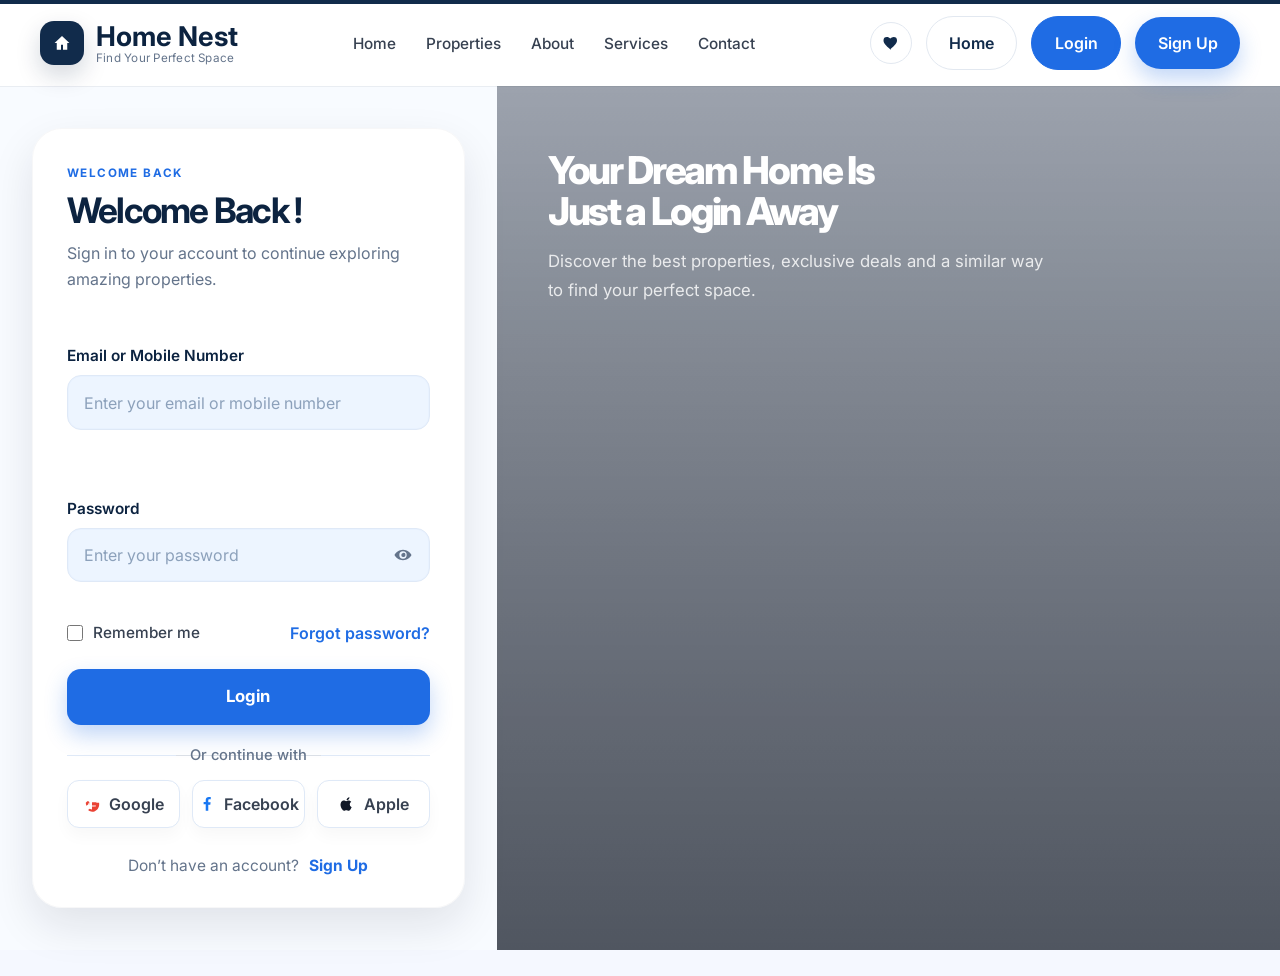
<file: settings.html>
<!DOCTYPE html>
<html lang="en">
  <head>
    <meta charset="UTF-8" />
    <meta name="viewport" content="width=device-width, initial-scale=1.0" />
    <title>Home Nest | Settings</title>
    <meta name="description" content="Manage your Home Nest account preferences and security settings." />
    <link rel="preconnect" href="https://fonts.googleapis.com" />
    <link rel="preconnect" href="https://fonts.gstatic.com" crossorigin />
    <link href="https://fonts.googleapis.com/css2?family=Inter:wght@400;500;600;700;800&display=swap" rel="stylesheet" />
    <link rel="stylesheet" href="dashboard.css" />
  </head>
  <body>
    <div class="dashboard-shell">
      <aside class="dashboard-sidebar">
        <div class="sidebar-inner">
          <div class="brand-block">
            <div class="brand-mark">
              <svg viewBox="0 0 24 24" aria-hidden="true"><path d="M10.8 20v-6h2.4v6h5.1V12h2.6L12 3.5 3.1 12h2.6v8h5.1Z"/></svg>
            </div>
            <div class="brand-copy">
              <span class="brand-name">Home Nest</span>
              <span class="brand-tag">Find Your Perfect Space</span>
            </div>
          </div>

          <nav class="sidebar-nav" aria-label="Sidebar navigation">
            <a href="dashboard.html" class="nav-item" data-page="dashboard"><span class="nav-icon"><svg viewBox="0 0 24 24" aria-hidden="true"><path d="M12 3.2 3 10v10h6v-6h6v6h6V10l-9-6.8Zm0 2.4 7 5.3V18h-4v-6H9v6H5v-7.1l7-5.3Z"/></svg></span><span>Home</span></a>
            <a href="my-bookings.html" class="nav-item" data-page="my-bookings"><span class="nav-icon"><svg viewBox="0 0 24 24" aria-hidden="true"><path d="M7 2h10a2 2 0 0 1 2 2v16l-7-3-7 3V4a2 2 0 0 1 2-2Zm0 2v11.2l5-2.15 5 2.15V4H7Zm2 3h6v2H9V7Zm0 4h6v2H9v-2Z"/></svg></span><span>My Bookings</span></a>
            <a href="favorites.html" class="nav-item" data-page="favorites"><span class="nav-icon"><svg viewBox="0 0 24 24" aria-hidden="true"><path d="M12 21.35 10.55 20C5.4 15.36 2 12.28 2 8.5A4.5 4.5 0 0 1 6.5 4c1.74 0 3.41.81 4.5 2.09A6.09 6.09 0 0 1 15.5 4 4.5 4.5 0 0 1 20 8.5c0 3.78-3.4 6.86-8.55 11.5L12 21.35Z"/></svg></span><span>Favorites</span></a>
            <a href="profile.html" class="nav-item" data-page="profile"><span class="nav-icon"><svg viewBox="0 0 24 24" aria-hidden="true"><path d="M12 12a4 4 0 1 0-4-4 4 4 0 0 0 4 4Zm0 2c-4.42 0-8 2.24-8 5v1h16v-1c0-2.76-3.58-5-8-5Zm9-9h-2v2h-2v2h2v2h2V8h2V6h-2V4ZM4 8h2v2H4V8Z"/></svg></span><span>Profile</span></a>
            <a href="messages.html" class="nav-item" data-page="messages"><span class="nav-icon"><svg viewBox="0 0 24 24" aria-hidden="true"><path d="M20 4H4a2 2 0 0 0-2 2v12a2 2 0 0 0 2 2h16a2 2 0 0 0 2-2V6a2 2 0 0 0-2-2Zm0 4-8 5-8-5V6l8 5 8-5v2Z"/></svg></span><span>Messages</span></a>
            <a href="settings.html" class="nav-item active" data-page="settings"><span class="nav-icon"><svg viewBox="0 0 24 24" aria-hidden="true"><path d="M19.14 12.94c.04-.31.06-.63.06-.94s-.02-.63-.06-.94l2.03-1.58a.5.5 0 0 0 .12-.64l-1.92-3.32a.5.5 0 0 0-.61-.18l-2.39.96a6.86 6.86 0 0 0-1.63-.94L14.53 2.5a.5.5 0 0 0-.5-.5h-3.86a.5.5 0 0 0-.5.5l-.38 2.5c-.57.23-1.1.56-1.63.94l-2.39-.96a.5.5 0 0 0-.61.18L2.73 9.85a.5.5 0 0 0 .12.64l2.03 1.58c-.04.31-.06.63-.06.94s.02.63.06.94L2.85 14.53a.5.5 0 0 0-.12.64l1.92 3.32a.5.5 0 0 0 .61.18l2.39-.96c.53.38 1.06.71 1.63.94l.38 2.5a.5.5 0 0 0 .5.5h3.86a.5.5 0 0 0 .5-.5l.38-2.5c.57-.23 1.1-.56 1.63-.94l2.39.96a.5.5 0 0 0 .61-.18l1.92-3.32a.5.5 0 0 0-.12-.64l-2.03-1.58ZM12 15.25A3.25 3.25 0 1 1 12 8.75a3.25 3.25 0 0 1 0 6.5Z"/></svg></span><span>Settings</span></a>
          </nav>
        </div>
      </aside>

      <main class="dashboard-content">
        <header class="topbar">
          <div class="page-title">
            <h1>Settings</h1>
            <p>Customize your notifications and account preferences.</p>
          </div>
          <div class="topbar-actions">
            <button class="icon-button" type="button" aria-label="Favorites"><svg viewBox="0 0 24 24" aria-hidden="true"><path d="M12 21.35 10.55 20C5.4 15.36 2 12.28 2 8.5A4.5 4.5 0 0 1 6.5 4c1.74 0 3.41.81 4.5 2.09A6.09 6.09 0 0 1 15.5 4 4.5 4.5 0 0 1 20 8.5c0 3.78-3.4 6.86-8.55 11.5L12 21.35Z"/></svg></button>
            <div class="user-avatar"><img src="https://images.unsplash.com/photo-1494790108377-be9c29b29330?auto=format&fit=crop&w=300&q=80" alt="User profile" /></div>
          </div>
        </header>

        <section class="settings-shell">
          <div class="settings-grid">
            <article class="settings-card">
              <h3>Notifications</h3>
              <div class="settings-list">
                <div class="setting-row">
                  <label for="bookingUpdates">Booking status updates</label>
                  <button class="toggle active" type="button" id="bookingUpdates" aria-label="Toggle booking updates"></button>
                </div>
                <div class="setting-row">
                  <label for="propertyRecommendations">Property recommendations</label>
                  <button class="toggle active" type="button" id="propertyRecommendations" aria-label="Toggle property recommendations"></button>
                </div>
                <div class="setting-row">
                  <label for="messageNotifications">Message notifications</label>
                  <button class="toggle active" type="button" id="messageNotifications" aria-label="Toggle message notifications"></button>
                </div>
                <div class="setting-row">
                  <label for="promotionalOffers">Promotional offers</label>
                  <button class="toggle" type="button" id="promotionalOffers" aria-label="Toggle promotional offers"></button>
                </div>
              </div>
            </article>

            <article class="settings-card">
              <h3>Language & Currency</h3>
              <div class="settings-list">
                <div class="field">
                  <label for="languageSelect">Preferred language</label>
                  <select id="languageSelect">
                    <option value="English">English</option>
                    <option value="Hindi">Hindi</option>
                    <option value="Kannada">Kannada</option>
                  </select>
                </div>
                <div class="field">
                  <label for="currencySelect">Currency</label>
                  <select id="currencySelect">
                    <option value="INR">Indian Rupee (INR)</option>
                    <option value="USD">US Dollar (USD)</option>
                    <option value="EUR">Euro (EUR)</option>
                  </select>
                </div>
              </div>
            </article>

            <article class="settings-card">
              <h3>Security</h3>
              <div class="password-form">
                <div class="password-field">
                  <input type="password" id="currentPassword" placeholder="Current password" />
                  <button class="password-toggle" type="button" data-toggle-password="currentPassword" aria-label="Show password"><svg viewBox="0 0 24 24" aria-hidden="true"><path d="M12 5c5.52 0 10 7 10 7s-4.48 7-10 7S2 12 2 12s4.48-7 10-7Zm0 2.2A4.8 4.8 0 1 0 12 17.2 4.8 4.8 0 0 0 12 7.2Zm0 2.1A2.7 2.7 0 1 1 12 14.7a2.7 2.7 0 0 1 0-5.4Z"/></svg></button>
                </div>
                <div class="password-field">
                  <input type="password" id="newPassword" placeholder="New password" />
                  <button class="password-toggle" type="button" data-toggle-password="newPassword" aria-label="Show password"><svg viewBox="0 0 24 24" aria-hidden="true"><path d="M12 5c5.52 0 10 7 10 7s-4.48 7-10 7S2 12 2 12s4.48-7 10-7Zm0 2.2A4.8 4.8 0 1 0 12 17.2 4.8 4.8 0 0 0 12 7.2Zm0 2.1A2.7 2.7 0 1 1 12 14.7a2.7 2.7 0 0 1 0-5.4Z"/></svg></button>
                </div>
                <div class="password-field">
                  <input type="password" id="confirmPassword" placeholder="Confirm password" />
                  <button class="password-toggle" type="button" data-toggle-password="confirmPassword" aria-label="Show password"><svg viewBox="0 0 24 24" aria-hidden="true"><path d="M12 5c5.52 0 10 7 10 7s-4.48 7-10 7S2 12 2 12s4.48-7 10-7Zm0 2.2A4.8 4.8 0 1 0 12 17.2 4.8 4.8 0 0 0 12 7.2Zm0 2.1A2.7 2.7 0 1 1 12 14.7a2.7 2.7 0 0 1 0-5.4Z"/></svg></button>
                </div>
                <button type="button" class="primary-btn" id="updatePasswordBtn">Update Password</button>
              </div>
            </article>

            <article class="settings-card">
              <h3>Account Actions</h3>
              <div class="settings-list">
                <button type="button" class="secondary-btn" id="logoutBtn">Sign Out</button>
                <button type="button" class="destructive-btn" id="deleteAccountBtn">Delete Account</button>
                <p class="demo-note">This is a front-end demo. Changes are stored locally in your browser for demonstration purposes.</p>
              </div>
            </article>
          </div>
          <div id="settingsStatus" class="status-message" aria-live="polite"></div>
        </section>
      </main>
    </div>

    <script src="dashboard.js"></script>
    <script>
      const settingsStatus = document.getElementById('settingsStatus');

      function showSettingsStatus(message, type) {
        settingsStatus.textContent = message;
        settingsStatus.classList.add('visible', type === 'success' ? 'success' : 'error');
      }

      function loadSettings() {
        const settings = getSettingsData();
        document.getElementById('languageSelect').value = settings.language || 'English';
        document.getElementById('currencySelect').value = settings.currency || 'INR';

        Object.entries(settings.notifications || {}).forEach(([key, value]) => {
          const button = document.getElementById(key);
          if (button) {
            button.classList.toggle('active', Boolean(value));
          }
        });
      }

      document.querySelectorAll('.toggle').forEach((toggle) => {
        toggle.addEventListener('click', () => {
          toggle.classList.toggle('active');
          const settings = getSettingsData();
          settings.notifications = settings.notifications || {};
          settings.notifications[toggle.id] = toggle.classList.contains('active');
          saveSettingsData(settings);
        });
      });

      document.getElementById('languageSelect').addEventListener('change', (event) => {
        const settings = getSettingsData();
        settings.language = event.target.value;
        saveSettingsData(settings);
      });

      document.getElementById('currencySelect').addEventListener('change', (event) => {
        const settings = getSettingsData();
        settings.currency = event.target.value;
        saveSettingsData(settings);
      });

      document.getElementById('updatePasswordBtn').addEventListener('click', () => {
        const current = document.getElementById('currentPassword').value.trim();
        const next = document.getElementById('newPassword').value.trim();
        const confirm = document.getElementById('confirmPassword').value.trim();

        if (!current || !next || !confirm) {
          showSettingsStatus('Please complete all password fields.', 'error');
          return;
        }

        if (next.length < 8) {
          showSettingsStatus('New password must be at least 8 characters long.', 'error');
          return;
        }

        if (next !== confirm) {
          showSettingsStatus('New password and confirm password must match.', 'error');
          return;
        }

        showSettingsStatus('Password updated successfully.', 'success');
        document.getElementById('currentPassword').value = '';
        document.getElementById('newPassword').value = '';
        document.getElementById('confirmPassword').value = '';
      });

      document.getElementById('logoutBtn').addEventListener('click', () => {
        logoutDashboardSession();
      });

      document.getElementById('deleteAccountBtn').addEventListener('click', () => {
        const confirmed = window.confirm('This action is only a demo. Do you want to continue?');
        if (confirmed) {
          showSettingsStatus('Demo account deletion started. This is a non-destructive UI example.', 'success');
        }
      });

      document.querySelectorAll('.password-toggle').forEach((button) => {
        button.addEventListener('click', () => {
          const target = document.getElementById(button.dataset.togglePassword);
          if (!target) return;
          const shouldShow = target.type === 'password';
          target.type = shouldShow ? 'text' : 'password';
          button.setAttribute('aria-label', shouldShow ? 'Hide password' : 'Show password');
        });
      });

      document.addEventListener('DOMContentLoaded', () => {
        initSidebarState();
        loadSettings();
      });
    </script>
  </body>
</html>
</file>
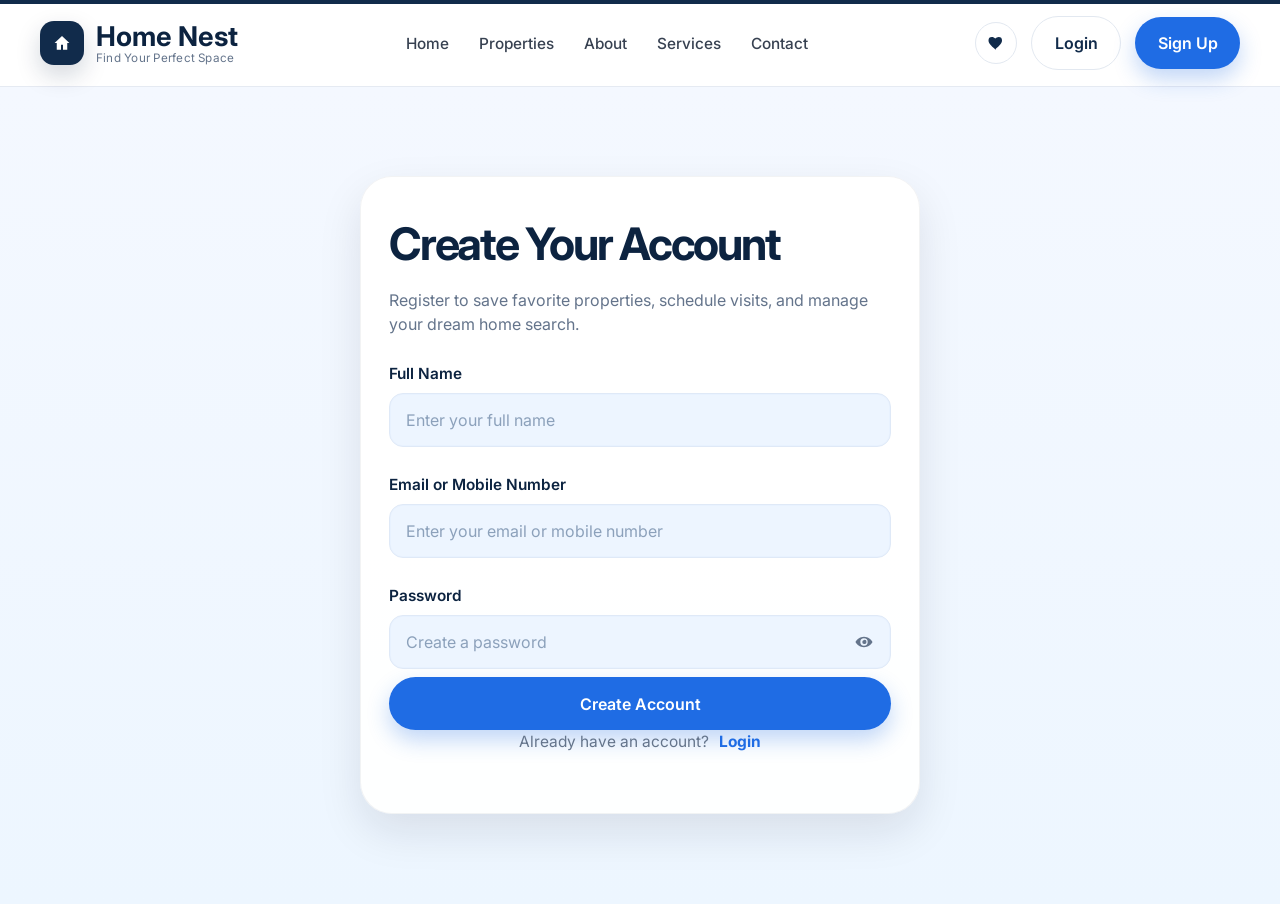
<file: signup.html>
<!DOCTYPE html>
<html lang="en">
  <head>
    <meta charset="UTF-8" />
    <meta name="viewport" content="width=device-width, initial-scale=1.0" />
    <title>Home Nest | Sign Up</title>
    <link rel="preconnect" href="https://fonts.googleapis.com" />
    <link rel="preconnect" href="https://fonts.gstatic.com" crossorigin />
    <link
      href="https://fonts.googleapis.com/css2?family=Inter:wght@400;500;600;700;800&display=swap"
      rel="stylesheet"
    />
    <link rel="stylesheet" href="style.css" />
    <link rel="stylesheet" href="login.css" />
    <style>
      .signup-shell {
        min-height: calc(100vh - 82px);
        display: grid;
        place-items: center;
        padding: 40px 20px;
        background: linear-gradient(180deg, #f4f8ff 0%, #edf6ff 100%);
      }

      .signup-card {
        width: min(560px, 100%);
        background: rgba(255, 255, 255, 0.94);
        border: 1px solid rgba(15, 23, 42, 0.05);
        border-radius: 32px;
        box-shadow: var(--shadow-card, 0 18px 44px rgba(17, 24, 39, 0.1));
        padding: 34px 28px;
      }

      .signup-card h1 {
        margin: 0 0 10px;
        color: var(--navy-900, #0c2340);
        font-size: clamp(2rem, 4vw, 2.8rem);
        letter-spacing: -0.05em;
      }

      .signup-card p {
        color: var(--text-500, #64748b);
        margin: 0 0 26px;
      }

      .signup-card .btn-primary {
        width: 100%;
        margin-top: 8px;
      }
    </style>
  </head>
  <body>
    <header class="site-header">
      <nav class="navbar">
        <div class="nav-container container">
          <a href="index.html" class="brand" aria-label="Home Nest Home">
            <span class="brand-mark">
              <svg viewBox="0 0 24 24" aria-hidden="true">
                <path d="M10.8 20v-6h2.4v6h5.1V12h2.6L12 3.5 3.1 12h2.6v8h5.1Z"/>
              </svg>
            </span>
            <span class="brand-copy">
              <span class="brand-name">Home Nest</span>
              <span class="brand-tag">Find Your Perfect Space</span>
            </span>
          </a>

          <ul class="nav-menu">
            <li><a href="index.html" class="nav-link">Home</a></li>
            <li><a href="index.html#properties" class="nav-link">Properties</a></li>
            <li><a href="index.html#about" class="nav-link">About</a></li>
            <li><a href="index.html#services" class="nav-link">Services</a></li>
            <li><a href="index.html#contact" class="nav-link">Contact</a></li>
          </ul>

          <div class="nav-actions">
            <button type="button" class="favorites-trigger" aria-label="View favorites">
              <svg viewBox="0 0 24 24" aria-hidden="true">
                <path d="M12 21.35 10.55 20C5.4 15.36 2 12.28 2 8.5A4.5 4.5 0 0 1 6.5 4c1.74 0 3.41.81 4.5 2.09A6.09 6.09 0 0 1 15.5 4 4.5 4.5 0 0 1 20 8.5c0 3.78-3.4 6.86-8.55 11.5L12 21.35Z"/>
              </svg>
            </button>
            <a href="login.html" class="btn btn-light">Login</a>
            <a href="signup.html" class="btn btn-primary nav-login active">Sign Up</a>
          </div>
        </div>
      </nav>
    </header>

    <main class="signup-shell">
      <section class="signup-card" aria-labelledby="signup-title">
        <h1 id="signup-title">Create Your Account</h1>
        <p>Register to save favorite properties, schedule visits, and manage your dream home search.</p>

        <form id="signupForm" novalidate>
          <div class="field-group">
            <label for="signupName">Full Name</label>
            <input id="signupName" type="text" placeholder="Enter your full name" />
          </div>
          <div class="field-group">
            <label for="signupEmail">Email or Mobile Number</label>
            <input id="signupEmail" type="text" placeholder="Enter your email or mobile number" />
          </div>
          <div class="field-group password-group">
            <label for="signupPassword">Password</label>
            <div class="password-field">
              <input id="signupPassword" type="password" placeholder="Create a password" />
              <button type="button" class="password-toggle" aria-label="Show password" data-toggle-password="signupPassword">
                <svg viewBox="0 0 24 24" aria-hidden="true">
                  <path d="M12 5c5.4 0 9.9 3.9 11.3 7-1.4 3.1-5.9 7-11.3 7S2.1 15.1.7 12C2.1 8.9 6.6 5 12 5Zm0 2.1A4.9 4.9 0 1 0 12 16.9 4.9 4.9 0 0 0 12 7.1Zm0 2.1A2.8 2.8 0 1 1 12 14.7a2.8 2.8 0 0 1 0-5.5Z"/>
                </svg>
              </button>
            </div>
          </div>
          <button type="button" class="btn btn-primary">Create Account</button>
        </form>

        <p class="signup-prompt">
          Already have an account?
          <a href="login.html" class="text-link accent-link">Login</a>
        </p>
      </section>
    </main>

    <script src="login.js"></script>
  </body>
</html>
</file>
<file: dashboard.css>
:root {
  --navy-900: #0c2340;
  --navy-800: #112b4b;
  --blue-600: #1f6ce4;
  --blue-500: #2f7df6;
  --blue-100: #eaf3ff;
  --blue-50: #f4f9ff;
  --border: #dfe7f3;
  --surface: #ffffff;
  --surface-soft: #f6f9ff;
  --text-900: #0f172a;
  --text-700: #334155;
  --text-500: #64748b;
  --success: #1d9a60;
  --danger: #d63d3d;
  --warning: #f59e0b;
  --shadow-sm: 0 8px 24px rgba(15, 23, 42, 0.08);
  --shadow-md: 0 16px 36px rgba(15, 23, 42, 0.1);
  --radius-lg: 26px;
  --radius-md: 18px;
  --radius-sm: 12px;
}

* {
  box-sizing: border-box;
}

html {
  scroll-behavior: smooth;
}

body {
  margin: 0;
  font-family: "Inter", sans-serif;
  background: #eef4ff;
  color: var(--text-900);
}

img {
  display: block;
  max-width: 100%;
}

button,
input,
select,
textarea {
  font: inherit;
}

a {
  color: inherit;
  text-decoration: none;
}

button {
  cursor: pointer;
}

.dashboard-shell {
  display: flex;
  min-height: 100vh;
  background: linear-gradient(180deg, #f7faff 0%, #edf4ff 100%);
}

.dashboard-sidebar {
  width: 260px;
  background: linear-gradient(180deg, var(--navy-900), var(--navy-800));
  color: #fff;
  padding: 24px 18px 22px;
  position: sticky;
  top: 0;
  height: 100vh;
}

.sidebar-inner {
  display: flex;
  flex-direction: column;
  height: 100%;
}

.brand-block {
  display: flex;
  align-items: center;
  gap: 12px;
  padding: 4px 8px 18px;
  border-bottom: 1px solid rgba(255, 255, 255, 0.08);
}

.brand-mark {
  width: 42px;
  height: 42px;
  border-radius: 14px;
  background: rgba(255, 255, 255, 0.12);
  display: grid;
  place-items: center;
  box-shadow: inset 0 0 0 1px rgba(255, 255, 255, 0.08);
}

.brand-mark svg {
  width: 20px;
  height: 20px;
  fill: #fff;
}

.brand-copy {
  display: flex;
  flex-direction: column;
  line-height: 1.1;
}

.brand-name {
  font-size: 1.35rem;
  font-weight: 800;
  letter-spacing: -0.04em;
}

.brand-tag {
  font-size: 0.72rem;
  color: rgba(255, 255, 255, 0.7);
}

.sidebar-nav {
  margin-top: 18px;
  display: grid;
  gap: 8px;
}

.nav-item {
  display: flex;
  align-items: center;
  gap: 12px;
  padding: 12px 14px;
  border-radius: 14px;
  color: rgba(255, 255, 255, 0.86);
  font-weight: 600;
  transition: all 0.2s ease;
}

.nav-item:hover {
  background: rgba(255, 255, 255, 0.05);
}

.nav-item.active {
  background: rgba(143, 201, 255, 0.14);
  color: #fff;
  box-shadow: inset 0 0 0 1px rgba(160, 208, 255, 0.18);
}

.nav-icon {
  width: 34px;
  height: 34px;
  border-radius: 10px;
  background: rgba(255, 255, 255, 0.06);
  display: inline-flex;
  align-items: center;
  justify-content: center;
}

.nav-icon svg {
  width: 18px;
  height: 18px;
  fill: #fff;
}

.dashboard-content {
  flex: 1;
  min-width: 0;
  padding: 28px 32px 38px;
}

.topbar {
  display: flex;
  align-items: center;
  justify-content: space-between;
  gap: 18px;
  margin-bottom: 24px;
}

.page-title h1 {
  margin: 0;
  color: var(--navy-900);
  font-size: clamp(2rem, 2vw, 2.6rem);
  letter-spacing: -0.05em;
}

.page-title p {
  margin: 8px 0 0;
  color: var(--text-500);
}

.topbar-actions {
  display: flex;
  align-items: center;
  gap: 14px;
}

.icon-button {
  width: 42px;
  height: 42px;
  border-radius: 50%;
  border: 1px solid var(--border);
  background: rgba(255, 255, 255, 0.7);
  color: var(--navy-800);
  display: grid;
  place-items: center;
}

.icon-button svg {
  width: 18px;
  height: 18px;
  fill: currentColor;
}

.user-avatar {
  width: 44px;
  height: 44px;
  border-radius: 50%;
  overflow: hidden;
  border: 3px solid #fff;
  box-shadow: var(--shadow-sm);
}

.user-avatar img {
  width: 100%;
  height: 100%;
  object-fit: cover;
}

.dashboard-section {
  background: rgba(255, 255, 255, 0.8);
  border: 1px solid rgba(15, 23, 42, 0.05);
  border-radius: var(--radius-lg);
  box-shadow: var(--shadow-sm);
  padding: 24px;
}

.stat-grid,
.card-grid,
.profile-grid,
.settings-grid,
.favorites-grid {
  display: grid;
  gap: 20px;
}

.stat-grid {
  grid-template-columns: repeat(4, minmax(0, 1fr));
}

.stat-card {
  background: var(--surface);
  border: 1px solid var(--border);
  border-radius: var(--radius-md);
  padding: 20px 18px;
  box-shadow: 0 10px 24px rgba(15, 23, 42, 0.04);
}

.stat-label {
  font-size: 0.7rem;
  letter-spacing: 0.08em;
  text-transform: uppercase;
  color: var(--text-500);
  display: block;
  margin-bottom: 10px;
}

.stat-value {
  font-size: 1.9rem;
  font-weight: 800;
  color: var(--navy-900);
  letter-spacing: -0.04em;
}

.stat-meta {
  margin-top: 8px;
  font-size: 0.82rem;
  color: var(--success);
  font-weight: 600;
}

.section-header {
  display: flex;
  align-items: center;
  justify-content: space-between;
  gap: 16px;
  margin-bottom: 18px;
}

.section-header h2 {
  margin: 0;
  font-size: 1.4rem;
  letter-spacing: -0.04em;
  color: var(--navy-900);
}

.section-header p {
  margin: 6px 0 0;
  color: var(--text-500);
}

.primary-btn,
.secondary-btn,
.ghost-btn,
.destructive-btn,
.filter-btn {
  border: none;
  border-radius: 12px;
  padding: 0.8rem 1.2rem;
  font-weight: 700;
  transition: transform 0.2s ease, box-shadow 0.2s ease;
}

.primary-btn:hover,
.secondary-btn:hover,
.ghost-btn:hover,
.destructive-btn:hover,
.filter-btn:hover {
  transform: translateY(-1px);
}

.primary-btn {
  background: linear-gradient(135deg, var(--blue-600), var(--blue-500));
  color: #fff;
  box-shadow: 0 12px 22px rgba(31, 108, 228, 0.25);
}

.secondary-btn {
  background: var(--blue-100);
  color: var(--blue-600);
}

.ghost-btn {
  background: #fff;
  border: 1px solid var(--border);
  color: var(--navy-900);
}

.destructive-btn {
  background: rgba(214, 61, 61, 0.08);
  color: var(--danger);
}

.filter-btn {
  background: transparent;
  border: 1px solid var(--border);
  color: var(--navy-900);
}

.card-grid {
  grid-template-columns: repeat(3, minmax(0, 1fr));
}

.property-card {
  background: var(--surface);
  border: 1px solid var(--border);
  border-radius: var(--radius-md);
  overflow: hidden;
  box-shadow: 0 12px 24px rgba(15, 23, 42, 0.05);
}

.property-image-wrap {
  position: relative;
  height: 220px;
}

.property-image-wrap img {
  width: 100%;
  height: 100%;
  object-fit: cover;
}

.favorite-tag {
  position: absolute;
  top: 16px;
  left: 16px;
  background: rgba(12, 35, 64, 0.72);
  color: #fff;
  border-radius: 999px;
  padding: 7px 10px;
  font-size: 0.68rem;
  letter-spacing: 0.08em;
  text-transform: uppercase;
}

.favorite-toggle {
  position: absolute;
  top: 14px;
  right: 14px;
  width: 38px;
  height: 38px;
  border-radius: 50%;
  border: none;
  display: grid;
  place-items: center;
  background: rgba(255, 255, 255, 0.9);
  color: var(--navy-800);
}

.favorite-toggle.active {
  background: rgba(31, 108, 228, 0.12);
  color: var(--blue-600);
}

.favorite-toggle svg {
  width: 18px;
  height: 18px;
  fill: currentColor;
}

.property-content {
  padding: 18px 18px 20px;
}

.property-meta {
  display: flex;
  align-items: center;
  gap: 8px;
  font-size: 0.8rem;
  color: var(--text-500);
}

.property-meta svg {
  width: 16px;
  height: 16px;
  fill: currentColor;
}

.property-name {
  margin: 10px 0 12px;
  font-size: 1.3rem;
  letter-spacing: -0.04em;
  color: var(--navy-900);
}

.property-detail-list {
  display: grid;
  grid-template-columns: repeat(3, minmax(0, 1fr));
  gap: 10px;
  padding: 12px 0;
  border-top: 1px solid var(--border);
  border-bottom: 1px solid var(--border);
}

.property-detail-item {
  display: flex;
  flex-direction: column;
  gap: 4px;
  font-size: 0.76rem;
  color: var(--text-500);
}

.property-detail-item strong {
  font-size: 0.88rem;
  color: var(--navy-900);
}

.property-footer {
  display: flex;
  align-items: center;
  justify-content: space-between;
  gap: 12px;
  margin-top: 16px;
}

.property-price {
  font-size: 1.35rem;
  font-weight: 800;
  color: var(--navy-900);
  letter-spacing: -0.04em;
}

.property-actions {
  display: flex;
  align-items: center;
  gap: 8px;
}

.view-details-btn,
.remove-btn {
  border: none;
  border-radius: 10px;
  padding: 0.78rem 0.9rem;
  font-weight: 700;
}

.view-details-btn {
  background: var(--blue-100);
  color: var(--blue-600);
}

.remove-btn {
  background: rgba(214, 61, 61, 0.08);
  color: var(--danger);
}

.empty-state {
  background: rgba(255, 255, 255, 0.9);
  border: 1px dashed rgba(15, 23, 42, 0.2);
  border-radius: var(--radius-md);
  padding: 28px 20px;
  text-align: center;
  color: var(--text-500);
  font-weight: 600;
}

.empty-state.hidden {
  display: none;
}

.profile-shell,
.messages-shell,
.settings-shell {
  display: grid;
  gap: 22px;
}

.profile-card,
.settings-card,
.chat-card,
.list-card,
.summary-card {
  background: var(--surface);
  border: 1px solid var(--border);
  border-radius: var(--radius-lg);
  box-shadow: var(--shadow-sm);
}

.profile-card {
  display: grid;
  grid-template-columns: 180px minmax(0, 1fr);
  padding: 24px;
  gap: 24px;
}

.profile-avatar-wrap {
  display: grid;
  place-items: center;
}

.profile-avatar {
  width: 130px;
  height: 130px;
  border-radius: 50%;
  overflow: hidden;
  border: 4px solid var(--blue-100);
  box-shadow: var(--shadow-sm);
  background: linear-gradient(135deg, var(--blue-100), #d6e6ff);
}

.profile-avatar img {
  width: 100%;
  height: 100%;
  object-fit: cover;
}

.profile-info {
  display: flex;
  flex-direction: column;
  justify-content: center;
}

.profile-info h2 {
  margin: 0;
  font-size: clamp(1.8rem, 2vw, 2.2rem);
  letter-spacing: -0.05em;
  color: var(--navy-900);
}

.profile-meta-list {
  margin-top: 14px;
  display: grid;
  grid-template-columns: repeat(2, minmax(0, 1fr));
  gap: 12px 18px;
}

.meta-item {
  display: flex;
  flex-direction: column;
  gap: 4px;
}

.meta-item label {
  font-size: 0.72rem;
  letter-spacing: 0.08em;
  text-transform: uppercase;
  color: var(--text-500);
}

.meta-item span {
  font-weight: 600;
  color: var(--navy-900);
}

.form-card {
  padding: 22px 24px;
}

.form-grid {
  display: grid;
  grid-template-columns: repeat(2, minmax(0, 1fr));
  gap: 18px 22px;
}

.field {
  display: flex;
  flex-direction: column;
  gap: 8px;
}

.field label {
  color: var(--navy-900);
  font-weight: 600;
  font-size: 0.92rem;
}

.field input,
.field select,
.field textarea {
  width: 100%;
  border: 1px solid var(--border);
  background: var(--blue-50);
  border-radius: 12px;
  min-height: 48px;
  padding: 0.8rem 0.9rem;
  color: var(--text-900);
}

.field textarea {
  min-height: 110px;
  resize: vertical;
}

.field input:focus,
.field select:focus,
.field textarea:focus {
  outline: none;
  border-color: rgba(31, 108, 228, 0.7);
  box-shadow: 0 0 0 3px rgba(31, 108, 228, 0.08);
}

.inline-actions {
  display: flex;
  align-items: center;
  justify-content: flex-end;
  gap: 10px;
  margin-top: 18px;
}

.status-message {
  margin-top: 16px;
  display: none;
  border-radius: 10px;
  padding: 0.85rem 1rem;
  font-size: 0.86rem;
  font-weight: 600;
}

.status-message.visible {
  display: block;
}

.status-message.success {
  background: rgba(29, 154, 96, 0.1);
  color: var(--success);
}

.status-message.error {
  background: rgba(214, 61, 61, 0.08);
  color: var(--danger);
}

.messages-layout {
  display: grid;
  grid-template-columns: 340px minmax(0, 1fr);
  gap: 0;
  overflow: hidden;
  border: 1px solid var(--border);
  border-radius: 26px;
  background: var(--surface);
  min-height: 620px;
}

.conversation-list {
  background: #f9fbff;
  border-right: 1px solid var(--border);
  padding: 16px;
}

.conversation-item {
  display: flex;
  gap: 12px;
  align-items: center;
  width: 100%;
  background: transparent;
  border: none;
  border-radius: 14px;
  padding: 12px 10px;
  text-align: left;
  transition: background 0.2s ease;
}

.conversation-item.active {
  background: #edf5ff;
}

.conversation-avatar {
  width: 46px;
  height: 46px;
  border-radius: 50%;
  overflow: hidden;
  flex-shrink: 0;
}

.conversation-avatar img {
  width: 100%;
  height: 100%;
  object-fit: cover;
}

.conversation-body {
  flex: 1;
  min-width: 0;
}

.conversation-top {
  display: flex;
  align-items: center;
  justify-content: space-between;
  gap: 8px;
}

.conversation-name {
  font-weight: 700;
  color: var(--navy-900);
}

.conversation-time {
  font-size: 0.72rem;
  color: var(--text-500);
}

.conversation-preview {
  margin-top: 4px;
  display: flex;
  justify-content: space-between;
  gap: 10px;
  color: var(--text-500);
  font-size: 0.8rem;
}

.unread-dot {
  width: 10px;
  height: 10px;
  border-radius: 50%;
  background: var(--blue-600);
  display: inline-block;
}

.chat-panel {
  display: flex;
  flex-direction: column;
  min-height: 620px;
}

.chat-header {
  display: flex;
  align-items: center;
  justify-content: space-between;
  gap: 18px;
  padding: 18px 20px;
  border-bottom: 1px solid var(--border);
}

.chat-user {
  display: flex;
  align-items: center;
  gap: 12px;
}

.chat-user .conversation-avatar {
  width: 42px;
  height: 42px;
}

.chat-user-name {
  font-weight: 700;
  color: var(--navy-900);
}

.chat-property {
  color: var(--text-500);
  font-size: 0.8rem;
}

.chat-body {
  flex: 1;
  padding: 18px 20px;
  background: linear-gradient(180deg, #fafcff 0%, #f6f9ff 100%);
  display: flex;
  flex-direction: column;
  gap: 12px;
}

.message-row {
  display: flex;
}

.message-row.sent {
  justify-content: flex-end;
}

.message-bubble {
  max-width: 75%;
  border-radius: 18px;
  padding: 12px 14px;
  line-height: 1.55;
  font-size: 0.94rem;
}

.message-row.sent .message-bubble {
  background: linear-gradient(135deg, var(--blue-600), var(--blue-500));
  color: #fff;
  border-bottom-right-radius: 6px;
}

.message-row.received .message-bubble {
  background: var(--surface);
  border: 1px solid var(--border);
  color: var(--text-900);
  border-bottom-left-radius: 6px;
}

.message-time {
  font-size: 0.7rem;
  color: var(--text-500);
  margin-top: 4px;
}

.chat-composer {
  display: flex;
  align-items: center;
  gap: 12px;
  padding: 16px 20px 20px;
  border-top: 1px solid var(--border);
}

.chat-composer input {
  flex: 1;
  min-height: 48px;
  border: 1px solid var(--border);
  background: var(--blue-50);
  border-radius: 14px;
  padding: 0.9rem 1rem;
  color: var(--text-900);
}

.chat-composer input:focus {
  outline: none;
  border-color: rgba(31, 108, 228, 0.7);
  box-shadow: 0 0 0 3px rgba(31, 108, 228, 0.08);
}

.settings-grid {
  grid-template-columns: repeat(2, minmax(0, 1fr));
}

.settings-card {
  padding: 22px 20px;
}

.settings-card h3 {
  margin: 0 0 18px;
  font-size: 1.2rem;
  color: var(--navy-900);
}

.settings-list {
  display: grid;
  gap: 16px;
}

.setting-row {
  display: flex;
  justify-content: space-between;
  align-items: center;
  gap: 12px;
}

.setting-row label {
  color: var(--text-700);
  font-weight: 600;
}

.toggle {
  position: relative;
  width: 46px;
  height: 26px;
  border-radius: 999px;
  border: none;
  background: rgba(15, 23, 42, 0.15);
  transition: background 0.2s ease;
}

.toggle::after {
  content: "";
  position: absolute;
  top: 4px;
  left: 4px;
  width: 18px;
  height: 18px;
  background: #fff;
  border-radius: 50%;
  transition: transform 0.2s ease;
}

.toggle.active {
  background: var(--blue-600);
}

.toggle.active::after {
  transform: translateX(20px);
}

.password-form {
  display: grid;
  gap: 14px;
}

.password-field {
  position: relative;
}

.password-field input {
  width: 100%;
  min-height: 48px;
  border: 1px solid var(--border);
  background: var(--blue-50);
  border-radius: 12px;
  padding: 0.8rem 2.7rem 0.8rem 0.9rem;
}

.password-toggle {
  position: absolute;
  top: 50%;
  right: 10px;
  transform: translateY(-50%);
  width: 26px;
  height: 26px;
  border: none;
  background: transparent;
  color: var(--text-500);
}

.password-toggle svg {
  width: 18px;
  height: 18px;
  fill: currentColor;
}

.demo-note {
  color: var(--text-500);
  font-size: 0.82rem;
  line-height: 1.5;
}

@media (max-width: 980px) {
  .dashboard-shell {
    flex-direction: column;
  }

  .dashboard-sidebar {
    width: 100%;
    height: auto;
    position: static;
    padding-bottom: 10px;
  }

  .sidebar-nav {
    grid-template-columns: repeat(2, minmax(0, 1fr));
  }

  .stat-grid,
  .card-grid,
  .settings-grid,
  .profile-card,
  .messages-layout,
  .form-grid {
    grid-template-columns: 1fr;
  }

  .dashboard-content {
    padding: 18px;
  }
}

@media (max-width: 640px) {
  .sidebar-nav {
    grid-template-columns: 1fr;
  }

  .topbar,
  .section-header,
  .inline-actions {
    flex-direction: column;
    align-items: flex-start;
  }

  .conversation-list {
    border-right: 0;
    border-bottom: 1px solid var(--border);
  }

  .dashboard-section,
  .profile-card,
  .settings-card,
  .form-card {
    padding: 18px 16px;
  }
}
</file>
<file: style.css>
:root {
  --navy-900: #0c2340;
  --navy-800: #112b4b;
  --navy-700: #1a3d6e;
  --blue-600: #1f6ce4;
  --blue-500: #2f7df6;
  --blue-100: #eaf3ff;
  --mint-100: #e9f8f1;
  --purple-100: #f2ecff;
  --gold-100: #fff5d5;
  --text-900: #0f172a;
  --text-700: #334155;
  --text-500: #64748b;
  --border: #e2e8f0;
  --surface: #ffffff;
  --surface-2: #f7f9fc;
  --shadow-sm: 0 8px 24px rgba(16, 24, 40, 0.08);
  --shadow-md: 0 18px 40px rgba(15, 23, 42, 0.12);
  --radius-sm: 14px;
  --radius-md: 20px;
  --radius-lg: 28px;
}

* {
  box-sizing: border-box;
  margin: 0;
  padding: 0;
}

html {
  scroll-behavior: smooth;
}

body {
  font-family: "Inter", sans-serif;
  background: #ffffff;
  color: var(--text-900);
  line-height: 1.5;
  overflow-x: hidden;
}

a {
  color: inherit;
  text-decoration: none;
}

button,
input,
select,
textarea {
  font: inherit;
}

img {
  display: block;
  max-width: 100%;
}

svg {
  width: 1.1rem;
  height: 1.1rem;
  fill: currentColor;
}

.container {
  width: min(1200px, calc(100% - 32px));
  margin-inline: auto;
}

.site-header {
  position: sticky;
  top: 0;
  z-index: 20;
  background: rgba(255, 255, 255, 0.96);
  backdrop-filter: blur(8px);
  border-top: 4px solid var(--navy-800);
  box-shadow: 0 1px 0 rgba(15, 23, 42, 0.06);
}

.navbar {
  min-height: 82px;
}

.nav-container {
  display: flex;
  align-items: center;
  justify-content: space-between;
  gap: 20px;
  min-height: 78px;
}

.brand {
  display: inline-flex;
  align-items: center;
  gap: 12px;
  flex-shrink: 0;
}

.brand-mark {
  width: 44px;
  height: 44px;
  display: inline-flex;
  align-items: center;
  justify-content: center;
  border-radius: 14px;
  background: var(--navy-800);
  color: #fff;
  box-shadow: 0 10px 24px rgba(12, 35, 64, 0.18);
}

.brand-mark svg {
  width: 20px;
  height: 20px;
}

.brand-copy {
  display: flex;
  flex-direction: column;
  line-height: 1.1;
}

.brand-name {
  font-size: 1.7rem;
  font-weight: 700;
  color: var(--navy-900);
}

.brand-tag {
  font-size: 0.73rem;
  color: var(--text-500);
  letter-spacing: 0.02em;
}

.nav-menu {
  display: flex;
  align-items: center;
  gap: 30px;
  list-style: none;
}

.nav-link {
  position: relative;
  font-size: 0.96rem;
  font-weight: 500;
  color: var(--text-700);
  padding: 12px 0;
  transition: color 0.2s ease;
}

.nav-link::after {
  content: "";
  position: absolute;
  bottom: -10px;
  left: 0;
  width: 0;
  height: 3px;
  border-radius: 999px;
  background: linear-gradient(90deg, var(--blue-600), var(--blue-500));
  transition: width 0.2s ease;
}

.nav-link:hover,
.nav-link.active {
  color: var(--navy-900);
}

.nav-link:hover::after,
.nav-link.active::after {
  width: 100%;
}

.nav-actions {
  display: flex;
  align-items: center;
  gap: 14px;
}

.favorites-trigger {
  position: relative;
  width: 42px;
  height: 42px;
  border: 1px solid var(--border);
  border-radius: 50%;
  background: #fff;
  color: var(--navy-800);
  display: inline-flex;
  align-items: center;
  justify-content: center;
  cursor: pointer;
  transition: all 0.2s ease;
}

.favorites-trigger:hover,
.favorites-trigger.active {
  background: var(--blue-100);
  border-color: rgba(31, 108, 228, 0.2);
  color: var(--blue-600);
}

.favorites-trigger svg {
  width: 18px;
  height: 18px;
}

.fav-count {
  position: absolute;
  top: -6px;
  right: -5px;
  min-width: 18px;
  height: 18px;
  border-radius: 999px;
  display: inline-flex;
  align-items: center;
  justify-content: center;
  padding: 0 5px;
  background: var(--blue-600);
  color: #fff;
  font-size: 0.7rem;
  font-weight: 700;
}

.btn {
  border: none;
  border-radius: 999px;
  padding: 0.9rem 1.4rem;
  font-weight: 600;
  cursor: pointer;
  transition: transform 0.2s ease, box-shadow 0.2s ease, background 0.2s ease;
}

.btn:hover {
  transform: translateY(-1px);
}

.btn-light {
  background: #fff;
  border: 1px solid var(--border);
  color: var(--navy-800);
}

.btn-primary {
  background: var(--blue-600);
  color: #fff;
  box-shadow: 0 10px 22px rgba(31, 108, 228, 0.28);
}

.btn-primary:hover {
  background: var(--blue-500);
}

.nav-toggle {
  display: none;
  width: 46px;
  height: 46px;
  border: 1px solid var(--border);
  background: #fff;
  border-radius: 12px;
  cursor: pointer;
  align-items: center;
  justify-content: center;
  flex-direction: column;
  gap: 5px;
}

.nav-toggle span {
  display: block;
  width: 22px;
  height: 2px;
  border-radius: 999px;
  background: var(--navy-800);
  transition: all 0.25s ease;
}

.hero {
  position: relative;
  min-height: 700px;
  display: flex;
  align-items: flex-start;
  justify-content: center;
  background:
    linear-gradient(90deg, rgba(8, 15, 28, 0.74) 0%, rgba(17, 35, 62, 0.56) 35%, rgba(17, 35, 62, 0.3) 100%),
    url("https://images.unsplash.com/photo-1600585154340-be6161a56a0c?auto=format&fit=crop&w=1800&q=80") center/cover no-repeat;
}

.hero-overlay {
  position: absolute;
  inset: 0;
  background: linear-gradient(180deg, rgba(7, 13, 24, 0.28), rgba(7, 13, 24, 0.12));
}

.hero-inner {
  position: relative;
  z-index: 1;
  width: min(1200px, calc(100% - 32px));
  padding-top: 150px;
  padding-bottom: 120px;
}

.hero-copy {
  max-width: 640px;
  color: #fff;
}

.hero-kicker {
  font-size: 0.8rem;
  font-weight: 700;
  letter-spacing: 0.12em;
  margin-bottom: 12px;
  color: rgba(255, 255, 255, 0.82);
}

.hero-copy h1 {
  font-size: clamp(2.5rem, 4vw, 4.2rem);
  line-height: 1.08;
  letter-spacing: -0.04em;
  font-weight: 800;
  margin-bottom: 16px;
}

.hero-text {
  max-width: 620px;
  color: rgba(255, 255, 255, 0.8);
  font-size: 1.08rem;
}

.search-panel {
  position: relative;
  z-index: 2;
  margin-top: -50px;
  display: grid;
  grid-template-columns: 1.6fr 1fr 1fr 1fr auto;
  align-items: end;
  gap: 16px;
  background: rgba(255, 255, 255, 0.96);
  border: 1px solid rgba(148, 163, 184, 0.25);
  box-shadow: var(--shadow-md);
  border-radius: 22px;
  padding: 18px 18px 14px;
}

.field {
  display: flex;
  flex-direction: column;
  gap: 8px;
}

.field label {
  font-size: 0.76rem;
  font-weight: 600;
  color: var(--navy-800);
  margin-left: 4px;
}

.input-wrap {
  position: relative;
  display: flex;
  align-items: center;
  min-height: 54px;
  background: #fff;
  border: 1px solid var(--border);
  border-radius: 12px;
  padding: 0 14px;
}

.input-wrap svg {
  width: 18px;
  height: 18px;
  color: var(--text-500);
  fill: currentColor;
  flex-shrink: 0;
}

.input-wrap input,
.input-wrap select {
  width: 100%;
  border: none;
  background: transparent;
  outline: none;
  color: var(--text-900);
  font-size: 0.95rem;
  padding-left: 10px;
}

.input-wrap select {
  appearance: none;
  padding-right: 20px;
  background-image: linear-gradient(45deg, transparent 50%, var(--text-500) 50%), linear-gradient(135deg, var(--text-500) 50%, transparent 50%);
  background-position: calc(100% - 18px) calc(50% - 3px), calc(100% - 12px) calc(50% - 3px);
  background-size: 6px 6px, 6px 6px;
  background-repeat: no-repeat;
}

.select-wrap {
  padding-right: 10px;
}

.search-button {
  display: inline-flex;
  align-items: center;
  justify-content: center;
  gap: 8px;
  min-height: 54px;
  border: none;
  border-radius: 14px;
  background: var(--navy-800);
  color: #fff;
  padding-inline: 22px;
  font-weight: 600;
  cursor: pointer;
  box-shadow: 0 14px 32px rgba(12, 35, 64, 0.22);
  transition: transform 0.2s ease, opacity 0.2s ease;
}

.search-button:hover {
  transform: translateY(-1px);
}

.search-button svg {
  width: 18px;
  height: 18px;
}

.benefits {
  background: var(--surface-2);
  padding: 84px 0 62px;
}

.benefits-grid {
  display: grid;
  grid-template-columns: repeat(4, minmax(0, 1fr));
  gap: 22px;
}

.benefit-item {
  background: #fff;
  border: 1px solid var(--border);
  border-radius: var(--radius-md);
  padding: 28px 22px 24px;
  text-align: center;
  box-shadow: var(--shadow-sm);
}

.benefit-icon {
  width: 68px;
  height: 68px;
  margin: 0 auto 18px;
  border-radius: 50%;
  display: inline-flex;
  align-items: center;
  justify-content: center;
  color: var(--navy-800);
}

.benefit-icon svg {
  width: 28px;
  height: 28px;
}

.benefit-icon.blue {
  background: var(--blue-100);
  color: var(--blue-600);
}

.benefit-icon.green {
  background: var(--mint-100);
  color: #1da974;
}

.benefit-icon.purple {
  background: var(--purple-100);
  color: #7a63d8;
}

.benefit-icon.yellow {
  background: var(--gold-100);
  color: #d59a00;
}

.benefit-item h3 {
  font-size: 1.1rem;
  margin-bottom: 8px;
  color: var(--navy-900);
}

.benefit-item p {
  color: var(--text-500);
  font-size: 0.94rem;
}

.featured-section {
  padding: 80px 0 90px;
  background: #fff;
}

.section-header {
  display: flex;
  align-items: center;
  justify-content: space-between;
  margin-bottom: 26px;
  gap: 16px;
}

.section-header-copy {
  display: flex;
  align-items: baseline;
  gap: 14px;
  flex-wrap: wrap;
}

.property-count {
  color: var(--text-500);
  font-size: 0.9rem;
  font-weight: 500;
}

.section-header h2,
.about-copy h2,
.contact-box h2,
.category-header h2 {
  font-size: clamp(2rem, 3.2vw, 2.8rem);
  line-height: 1.1;
  letter-spacing: -0.04em;
  color: var(--navy-900);
}

.view-all {
  border: none;
  background: transparent;
  color: var(--blue-600);
  font-weight: 600;
  cursor: pointer;
}

.property-grid {
  display: grid;
  grid-template-columns: repeat(4, minmax(0, 1fr));
  gap: 24px;
}

.property-card {
  background: #fff;
  border: 1px solid var(--border);
  border-radius: 20px;
  overflow: hidden;
  box-shadow: var(--shadow-sm);
  display: flex;
  flex-direction: column;
  min-height: 100%;
}

.property-details-page {
  background: #f8fafc;
  padding: 42px 0 80px;
}

.property-detail-hero {
  padding-bottom: 26px;
}

.property-detail-layout {
  display: grid;
  grid-template-columns: minmax(0, 1.45fr) minmax(345px, 0.95fr);
  gap: 32px;
  align-items: start;
}

.gallery-panel,
.property-summary,
.details-content,
.info-card {
  background: #fff;
  border: 1px solid var(--border);
  border-radius: 24px;
  box-shadow: var(--shadow-sm);
}

.gallery-panel {
  padding: 18px;
}

.main-image-wrap {
  overflow: hidden;
  border-radius: 22px;
  background: #eef3f9;
  cursor: pointer;
}

.main-image-wrap img {
  width: 100%;
  height: 520px;
  object-fit: cover;
  display: block;
}

.thumbnail-row {
  display: grid;
  grid-template-columns: repeat(5, minmax(0, 1fr));
  gap: 12px;
  margin-top: 14px;
}

.thumb {
  position: relative;
  width: 100%;
  padding: 0;
  border: 2px solid transparent;
  border-radius: 14px;
  overflow: hidden;
  background: transparent;
  cursor: pointer;
  transition: border-color 0.2s ease, transform 0.2s ease;
}

.thumb img {
  width: 100%;
  height: 90px;
  object-fit: cover;
  display: block;
}

.thumb.active {
  border-color: var(--blue-600);
}

.thumb:hover {
  transform: translateY(-1px);
}

.thumb-overlay {
  position: absolute;
  inset: 0;
  display: flex;
  align-items: center;
  justify-content: center;
  background: rgba(15, 23, 42, 0.5);
  color: #fff;
  font-weight: 700;
  font-size: 1.1rem;
}

.property-summary {
  padding: 26px 24px;
}

.summary-header {
  display: flex;
  flex-direction: column;
  gap: 12px;
  margin-bottom: 18px;
}

.summary-header h1 {
  color: var(--navy-900);
  font-size: clamp(2rem, 3vw, 2.8rem);
  line-height: 1.1;
  letter-spacing: -0.04em;
}

.location-row {
  display: inline-flex;
  align-items: center;
  gap: 8px;
  color: var(--text-500);
  font-weight: 500;
  margin-bottom: 20px;
}

.location-row svg {
  width: 18px;
  height: 18px;
}

.meta-grid {
  display: grid;
  grid-template-columns: repeat(2, minmax(0, 1fr));
  gap: 16px 14px;
  padding-bottom: 18px;
  border-bottom: 1px solid var(--border);
}

.meta-item {
  display: flex;
  align-items: center;
  gap: 12px;
  color: var(--navy-900);
}

.meta-item svg {
  width: 26px;
  height: 26px;
  flex-shrink: 0;
  color: var(--blue-600);
}

.meta-item div {
  display: inline-flex;
  flex-direction: column;
  gap: 4px;
}

.meta-item span {
  color: var(--text-500);
  font-size: 0.8rem;
}

.meta-item strong {
  font-size: 1rem;
}

.price-row {
  margin-top: 22px;
  margin-bottom: 24px;
}

.price-label {
  display: block;
  color: var(--text-500);
  font-size: 0.8rem;
  letter-spacing: 0.04em;
  text-transform: uppercase;
  margin-bottom: 8px;
}

.price {
  color: var(--navy-900);
  font-size: clamp(2rem, 2.5vw, 2.6rem);
  font-weight: 800;
  letter-spacing: -0.04em;
}

.action-row {
  display: flex;
  gap: 14px;
  margin-bottom: 28px;
}

.btn-outline-dark {
  background: #fff;
  border: 1px solid var(--navy-900);
  color: var(--navy-900);
  box-shadow: none;
}

.amenities-panel h3 {
  color: var(--navy-900);
  font-size: 1.2rem;
  margin-bottom: 14px;
}

.amenities-grid {
  display: grid;
  gap: 12px;
}

.compact-grid {
  grid-template-columns: repeat(2, minmax(0, 1fr));
}

.full-grid {
  grid-template-columns: repeat(3, minmax(0, min(100%, 1fr)));
}

.amenity-item {
  display: flex;
  align-items: center;
  gap: 10px;
  padding: 10px 12px;
  border: 1px solid var(--border);
  border-radius: 12px;
  background: #f8fafc;
  color: var(--navy-900);
  font-weight: 500;
}

.amenity-item span {
  font-size: 1.1rem;
}

.property-lower {
  display: grid;
  grid-template-columns: minmax(0, 1.5fr) minmax(260px, 0.75fr);
  gap: 28px;
  align-items: start;
}

.details-content {
  padding: 18px 20px 22px;
}

.tabs {
  display: flex;
  gap: 12px;
  flex-wrap: wrap;
  border-bottom: 1px solid var(--border);
  margin-bottom: 22px;
  padding-bottom: 6px;
}

.details-tab {
  border: none;
  background: transparent;
  color: var(--text-500);
  font-weight: 600;
  padding: 10px 0;
  cursor: pointer;
  position: relative;
  transition: color 0.2s ease;
}

.details-tab.active {
  color: var(--navy-900);
}

.details-tab.active::after {
  content: "";
  position: absolute;
  left: 0;
  right: 0;
  bottom: -7px;
  height: 3px;
  background: var(--blue-600);
  border-radius: 999px;
}

.tab-panel {
  color: var(--text-700);
}

.tab-panel p {
  color: var(--text-700);
  line-height: 1.75;
  margin-bottom: 26px;
}

.features-block h3 {
  color: var(--navy-900);
  margin-bottom: 16px;
}

.feature-list {
  list-style: none;
  display: grid;
  gap: 12px;
}

.feature-list li {
  position: relative;
  padding-left: 28px;
  color: var(--navy-900);
  font-weight: 500;
}

.feature-list li::before {
  content: "✓";
  position: absolute;
  left: 0;
  top: 0;
  width: 18px;
  height: 18px;
  display: inline-flex;
  align-items: center;
  justify-content: center;
  border-radius: 50%;
  background: rgba(31, 108, 228, 0.12);
  color: var(--blue-600);
  font-weight: 700;
}

.map-panel {
  display: flex;
  align-items: center;
  gap: 18px;
  background: linear-gradient(135deg, #edf4ff, #f8fafc);
  border: 1px solid var(--border);
  border-radius: 18px;
  padding: 20px;
}

.map-pin {
  width: 74px;
  height: 74px;
  border-radius: 50%;
  display: inline-flex;
  align-items: center;
  justify-content: center;
  background: rgba(31, 108, 228, 0.12);
  font-size: 2rem;
}

.map-meta h3 {
  color: var(--navy-900);
  margin-bottom: 8px;
}

.reviews-list {
  display: grid;
  gap: 14px;
  margin-bottom: 22px;
}

.review-item {
  border: 1px solid var(--border);
  border-radius: 16px;
  padding: 16px 18px;
  background: #f8fafc;
}

.review-head {
  display: flex;
  align-items: center;
  justify-content: space-between;
  gap: 12px;
  margin-bottom: 8px;
  color: var(--navy-900);
}

.stars {
  color: #f6b91e;
  letter-spacing: 0.15em;
}

.review-form {
  border-top: 1px solid var(--border);
  padding-top: 20px;
  display: grid;
  gap: 16px;
}

.review-form h3 {
  color: var(--navy-900);
}

.review-form label,
.dialog-form label {
  display: grid;
  gap: 8px;
  color: var(--navy-900);
  font-weight: 600;
}

.review-form input,
.review-form textarea,
.dialog-form input,
.dialog-form textarea {
  width: 100%;
  border: 1px solid var(--border);
  border-radius: 12px;
  background: #fff;
  min-height: 48px;
  padding: 10px 12px;
  font: inherit;
  color: var(--text-900);
}

.review-form textarea,
.dialog-form textarea {
  min-height: 110px;
  resize: vertical;
}

.sidebar {
  display: grid;
  gap: 18px;
}

.info-card {
  padding: 18px;
}

.location-card {
  display: grid;
  gap: 14px;
}

.map-thumb {
  height: 160px;
  border-radius: 18px;
  background:
    linear-gradient(rgba(15, 23, 42, 0.08), rgba(15, 23, 42, 0.12)),
    url("https://images.unsplash.com/photo-1524661135-423995f22d0b?auto=format&fit=crop&w=1200&q=80") center/cover no-repeat;
  position: relative;
  overflow: hidden;
}

.map-pin-mini {
  position: absolute;
  left: 50%;
  top: 50%;
  transform: translate(-50%, -50%);
  width: 52px;
  height: 52px;
  display: inline-flex;
  align-items: center;
  justify-content: center;
  border-radius: 50%;
  background: rgba(255, 255, 255, 0.92);
  font-size: 1.6rem;
}

.card-copy {
  display: grid;
  gap: 6px;
}

.card-label {
  color: var(--text-500);
  font-size: 0.8rem;
  text-transform: uppercase;
  letter-spacing: 0.08em;
}

.card-copy h3 {
  color: var(--navy-900);
  font-size: 1.2rem;
}

.listed-card h3 {
  color: var(--navy-900);
  margin-bottom: 18px;
}

.manager-row {
  display: flex;
  align-items: center;
  gap: 14px;
  margin-bottom: 18px;
}

.manager-row img {
  width: 62px;
  height: 62px;
  border-radius: 50%;
  object-fit: cover;
}

.manager-row div {
  display: flex;
  flex-direction: column;
  gap: 4px;
}

.manager-row strong {
  color: var(--navy-900);
}

.manager-row span {
  color: var(--text-500);
}

.slim-modal {
  width: min(100%, 450px);
  padding: 26px 22px 20px;
}

.slim-modal h3 {
  color: var(--navy-900);
  margin-bottom: 18px;
}

.dialog-form {
  display: grid;
  gap: 16px;
}

.demo-message {
  margin-top: 10px;
  background: rgba(34, 197, 94, 0.1);
  color: #0f766e;
  border: 1px solid rgba(34, 197, 94, 0.2);
  border-radius: 10px;
  padding: 10px 12px;
  font-size: 0.9rem;
}

.image-preview-card {
  width: min(100%, 900px);
  padding: 18px;
  background: rgba(15, 23, 42, 0.75);
  border: none;
}

.image-preview-card .close-modal {
  background: rgba(255,255,255,0.18);
  color: #fff;
}

.image-preview-card img {
  width: 100%;
  max-height: 78vh;
  object-fit: contain;
  border-radius: 16px;
}

@media (max-width: 1024px) {
  .property-detail-layout,
  .property-lower {
    grid-template-columns: 1fr;
  }

  .property-summary {
    order: 2;
  }

  .gallery-panel {
    order: 1;
  }
}

@media (max-width: 768px) {
  .property-details-page {
    padding-top: 26px;
  }

  .main-image-wrap img {
    height: 380px;
  }

  .thumbnail-row {
    grid-template-columns: repeat(3, minmax(0, 1fr));
  }

  .action-row {
    flex-direction: column;
  }

  .action-row .btn {
    width: 100%;
  }

  .meta-grid {
    grid-template-columns: 1fr;
  }

  .full-grid {
    grid-template-columns: repeat(2, minmax(0, 1fr));
  }
}

@media (max-width: 560px) {
  .property-summary,
  .details-content,
  .gallery-panel,
  .info-card {
    border-radius: 18px;
  }

  .property-detail-layout,
  .property-lower {
    gap: 18px;
  }

  .thumbnail-row {
    grid-template-columns: repeat(2, minmax(0, 1fr));
  }

  .tabs {
    overflow-x: auto;
    white-space: nowrap;
    padding-bottom: 10px;
  }

  .details-tab {
    padding-right: 18px;
  }

  .compact-grid,
  .full-grid {
    grid-template-columns: 1fr;
  }

  .property-summary {
    padding: 18px 16px;
  }

  .map-panel {
    flex-direction: column;
    text-align: center;
  }
}

.property-image-wrap {
  position: relative;
  height: 220px;
  overflow: hidden;
}

.property-image-wrap img {
  width: 100%;
  height: 100%;
  object-fit: cover;
}

.status-badge {
  position: absolute;
  top: 14px;
  left: 14px;
  display: inline-flex;
  align-items: center;
  gap: 8px;
  border-radius: 999px;
  padding: 8px 12px;
  font-size: 0.78rem;
  font-weight: 700;
  background: rgba(255, 255, 255, 0.9);
  color: var(--navy-900);
}

.status-badge.sale {
  background: rgba(25, 118, 210, 0.12);
  color: var(--blue-600);
}

.status-badge.rent {
  background: rgba(34, 197, 94, 0.12);
  color: #15995d;
}

.favorite-button {
  position: absolute;
  top: 14px;
  right: 14px;
  width: 38px;
  height: 38px;
  border-radius: 50%;
  border: none;
  background: rgba(255, 255, 255, 0.92);
  color: var(--navy-800);
  display: inline-flex;
  align-items: center;
  justify-content: center;
  cursor: pointer;
  transition: all 0.2s ease;
  box-shadow: 0 10px 18px rgba(15, 23, 42, 0.12);
}

.favorite-button svg {
  width: 18px;
  height: 18px;
}

.favorite-button.active {
  background: rgba(31, 108, 228, 0.12);
  color: var(--blue-600);
}

.property-content {
  display: flex;
  flex: 1;
  flex-direction: column;
  padding: 18px 18px 16px;
}

.property-meta {
  display: flex;
  align-items: center;
  gap: 7px;
  color: var(--text-500);
  margin-bottom: 8px;
  font-size: 0.84rem;
}

.property-meta svg {
  width: 16px;
  height: 16px;
}

.property-name {
  font-size: 1.35rem;
  font-weight: 700;
  line-height: 1.2;
  letter-spacing: -0.02em;
  color: var(--navy-900);
  margin-bottom: 14px;
}

.property-detail-list {
  display: grid;
  grid-template-columns: repeat(3, minmax(0, 1fr));
  gap: 8px 10px;
  color: var(--text-700);
  padding-top: 12px;
  border-top: 1px solid var(--border);
}

.property-detail-item {
  display: flex;
  flex-direction: column;
  gap: 4px;
  font-size: 0.85rem;
}

.property-detail-item span {
  color: var(--text-500);
}

.property-footer {
  display: flex;
  align-items: center;
  justify-content: space-between;
  gap: 12px;
  margin-top: 18px;
}

.property-price {
  color: var(--navy-900);
  font-size: 1.15rem;
  font-weight: 800;
}

.property-arrow {
  width: 42px;
  height: 42px;
  border: none;
  border-radius: 50%;
  background: var(--blue-600);
  color: #fff;
  display: inline-flex;
  align-items: center;
  justify-content: center;
  cursor: pointer;
  transition: background 0.2s ease, transform 0.2s ease;
}

.property-arrow:hover {
  background: var(--blue-500);
  transform: translateY(-1px);
}

.property-arrow svg {
  width: 18px;
  height: 18px;
}

.empty-state {
  margin-top: 26px;
  text-align: center;
  padding: 24px;
  border: 1px dashed var(--border);
  border-radius: 16px;
  color: var(--text-500);
  background: var(--surface-2);
}

.promo-section {
  padding: 0 0 80px;
  background: #fff;
}

.promo-layout {
  display: grid;
  grid-template-columns: minmax(0, 2.1fr) minmax(250px, 0.9fr);
  gap: 22px;
  align-items: stretch;
}

.promo-banner {
  background: #eaf8f0;
  border: 1px solid rgba(24, 123, 81, 0.08);
  border-radius: 22px;
  overflow: hidden;
  display: grid;
  grid-template-columns: 1.05fr 1fr;
  box-shadow: var(--shadow-sm);
}

.promo-copy {
  padding: 32px 30px 28px;
  display: flex;
  flex-direction: column;
  justify-content: center;
}

.promo-label {
  display: inline-flex;
  align-self: flex-start;
  padding: 8px 12px;
  border-radius: 999px;
  background: rgba(39, 135, 88, 0.12);
  color: #178159;
  font-size: 0.72rem;
  font-weight: 700;
  letter-spacing: 0.06em;
  text-transform: uppercase;
  margin-bottom: 16px;
}

.promo-copy h3 {
  font-size: clamp(1.8rem, 2vw, 3rem);
  line-height: 1.12;
  letter-spacing: -0.04em;
  color: var(--navy-900);
  margin-bottom: 12px;
}

.promo-copy p {
  font-size: 1rem;
  color: var(--text-700);
  margin-bottom: 20px;
}

.promo-button {
  width: fit-content;
  display: inline-flex;
  align-items: center;
  gap: 10px;
  padding-inline: 22px;
}

.promo-button svg {
  width: 18px;
  height: 18px;
}

.promo-image {
  min-height: 260px;
}

.promo-image img {
  width: 100%;
  height: 100%;
  object-fit: cover;
}

.help-card {
  background: #fff;
  border: 1px solid var(--border);
  border-radius: 22px;
  box-shadow: var(--shadow-sm);
  padding: 18px;
  display: flex;
  align-items: center;
  gap: 16px;
}

.help-avatar {
  width: 78px;
  height: 78px;
  border-radius: 50%;
  overflow: hidden;
  flex-shrink: 0;
  border: 2px solid #edf3ff;
}

.help-avatar img {
  width: 100%;
  height: 100%;
  object-fit: cover;
}

.help-content {
  display: flex;
  flex-direction: column;
  gap: 8px;
}

.help-content h3 {
  color: var(--navy-900);
  font-size: 1.5rem;
  line-height: 1.15;
}

.help-content p {
  color: var(--text-700);
  font-weight: 600;
}

.help-content span {
  color: var(--text-500);
  font-size: 0.82rem;
  line-height: 1.5;
}

.btn-outline {
  margin-top: 4px;
  width: fit-content;
  background: #fff;
  color: var(--navy-900);
  border: 1px solid var(--border);
  box-shadow: none;
}

.category-section {
  padding: 10px 0 86px;
  background: #fff;
}

.category-header {
  margin-bottom: 26px;
}

.category-header h2 {
  margin-bottom: 8px;
}

.category-header p {
  color: var(--text-500);
  font-size: 1.03rem;
}

.category-grid {
  display: grid;
  grid-template-columns: repeat(5, minmax(0, 1fr));
  gap: 18px;
}

.category-card {
  width: 100%;
  background: #fff;
  border: 1px solid var(--border);
  border-radius: 18px;
  box-shadow: var(--shadow-sm);
  overflow: hidden;
  display: flex;
  align-items: center;
  gap: 12px;
  padding: 12px;
  text-align: left;
  cursor: pointer;
  transition: transform 0.2s ease, box-shadow 0.2s ease, border-color 0.2s ease;
}

.category-card:hover,
.category-card.active {
  transform: translateY(-2px);
  box-shadow: var(--shadow-md);
  border-color: rgba(31, 108, 228, 0.4);
}

.category-card img {
  width: 62px;
  height: 62px;
  border-radius: 14px;
  object-fit: cover;
  flex-shrink: 0;
}

.category-copy {
  display: flex;
  align-items: center;
  justify-content: space-between;
  gap: 12px;
  flex: 1;
}

.category-copy h3 {
  color: var(--navy-900);
  font-size: 1.02rem;
  margin-bottom: 4px;
}

.category-copy span {
  color: var(--text-500);
  font-size: 0.8rem;
}

.category-arrow {
  color: var(--blue-600);
  font-size: 1.4rem;
  line-height: 1;
}

.about-section {
  padding: 88px 0 80px;
  background: var(--surface-2);
}

.about-wrap {
  display: grid;
  grid-template-columns: 1.05fr 1fr;
  align-items: center;
  gap: 42px;
}

.section-label {
  display: inline-block;
  font-size: 0.75rem;
  font-weight: 700;
  letter-spacing: 0.12em;
  text-transform: uppercase;
  color: var(--blue-600);
  margin-bottom: 12px;
}

.section-label.light {
  color: rgba(255, 255, 255, 0.8);
}

.about-copy p:last-child {
  color: var(--text-500);
  font-size: 1.02rem;
  max-width: 560px;
  margin-top: 18px;
}

.about-visual {
  position: relative;
  display: flex;
  justify-content: center;
  align-items: center;
}

.image-card {
  width: min(100%, 580px);
  border-radius: 26px;
  overflow: hidden;
  box-shadow: var(--shadow-md);
}

.image-card img {
  width: 100%;
  height: 420px;
  object-fit: cover;
}

.mini-stat-card {
  position: absolute;
  left: 18px;
  bottom: 18px;
  display: flex;
  flex-direction: column;
  gap: 4px;
  background: rgba(255, 255, 255, 0.92);
  color: var(--navy-900);
  border-radius: 18px;
  padding: 18px 20px;
  box-shadow: var(--shadow-sm);
}

.mini-stat-card strong {
  font-size: 1.7rem;
  letter-spacing: -0.04em;
}

.contact-section {
  background: linear-gradient(135deg, var(--navy-900), var(--navy-700));
  padding: 72px 0;
}

.contact-box {
  display: flex;
  align-items: center;
  justify-content: space-between;
  gap: 18px;
  color: #fff;
}

.contact-box h2 {
  color: #fff;
}

.site-footer {
  background: #f8fafc;
  border-top: 1px solid var(--border);
}

.footer-inner {
  display: flex;
  align-items: center;
  justify-content: space-between;
  gap: 20px;
  min-height: 100px;
  color: var(--text-500);
}

.footer-brand {
  min-width: 250px;
}

.back-to-top {
  font-weight: 600;
  color: var(--blue-600);
}

.modal-backdrop {
  position: fixed;
  inset: 0;
  background: rgba(15, 23, 42, 0.54);
  display: flex;
  align-items: center;
  justify-content: center;
  padding: 20px;
  z-index: 50;
}

.modal-backdrop.hidden {
  display: none;
}

.modal-card {
  width: min(100%, 520px);
  position: relative;
  background: #fff;
  border-radius: 24px;
  box-shadow: var(--shadow-md);
  padding: 26px 24px 20px;
}

.property-modal {
  width: min(100%, 760px);
  padding: 20px 20px 18px;
}

.close-modal {
  position: absolute;
  right: 16px;
  top: 14px;
  width: 38px;
  height: 38px;
  border: none;
  background: #f1f5f9;
  color: var(--navy-900);
  border-radius: 50%;
  font-size: 1.7rem;
  line-height: 1;
  cursor: pointer;
}

.auth-header {
  margin: 8px 12px 22px;
}

.auth-header h3 {
  font-size: 1.8rem;
  line-height: 1.2;
  margin-bottom: 8px;
  color: var(--navy-900);
}

.auth-header p {
  color: var(--text-500);
  font-size: 0.92rem;
}

.auth-tabs {
  display: inline-flex;
  width: 100%;
  padding: 6px;
  background: #edf3ff;
  border-radius: 999px;
  margin-bottom: 18px;
}

.auth-tab {
  flex: 1;
  border: none;
  background: transparent;
  color: var(--text-500);
  font-weight: 600;
  border-radius: 999px;
  padding: 10px 14px;
  cursor: pointer;
}

.auth-tab.active {
  background: #fff;
  color: var(--navy-900);
  box-shadow: 0 6px 20px rgba(15, 23, 42, 0.05);
}

.auth-form {
  display: none;
  gap: 16px;
}

.auth-form.active {
  display: grid;
}

.auth-form label {
  display: grid;
  gap: 8px;
  font-size: 0.9rem;
  font-weight: 600;
  color: var(--navy-900);
}

.auth-form input {
  width: 100%;
  border: 1px solid var(--border);
  border-radius: 12px;
  min-height: 50px;
  padding: 0 14px;
  outline: none;
}

.auth-form input:focus {
  border-color: rgba(31, 108, 228, 0.46);
  box-shadow: 0 0 0 4px rgba(31, 108, 228, 0.08);
}

.auth-submit {
  margin-top: 8px;
}

.property-modal-content {
  display: grid;
  grid-template-columns: 1.2fr 0.8fr;
  gap: 22px;
  padding-top: 8px;
}

.property-modal-image {
  overflow: hidden;
  border-radius: 20px;
}

.property-modal-image img {
  width: 100%;
  height: 100%;
  min-height: 300px;
  object-fit: cover;
}

.property-modal-copy {
  display: flex;
  flex-direction: column;
  gap: 14px;
  color: var(--text-700);
}

.property-modal-copy h3 {
  font-size: 2rem;
  line-height: 1.1;
  color: var(--navy-900);
}

.property-modal-copy .price {
  font-size: 1.4rem;
  font-weight: 800;
  color: var(--navy-900);
}

.property-modal-copy .meta {
  display: flex;
  flex-wrap: wrap;
  gap: 10px 16px;
  color: var(--text-500);
  font-size: 0.95rem;
}

.property-modal-copy ul {
  list-style: none;
  display: grid;
  gap: 8px;
}

.property-modal-copy li {
  display: flex;
  align-items: center;
  gap: 10px;
}

.property-modal-copy li::before {
  content: "•";
  color: var(--blue-600);
  font-size: 1.5rem;
  line-height: 1;
}

@media (max-width: 1024px) {
  .search-panel {
    grid-template-columns: 1fr 1fr;
  }

  .benefits-grid {
    grid-template-columns: repeat(2, minmax(0, 1fr));
  }

  .property-grid {
    grid-template-columns: repeat(2, minmax(0, 1fr));
  }

  .about-wrap {
    grid-template-columns: 1fr;
  }
}

@media (max-width: 768px) {
  .nav-toggle {
    display: inline-flex;
  }

  .nav-menu {
    position: absolute;
    top: calc(100% + 10px);
    left: 16px;
    right: 16px;
    flex-direction: column;
    align-items: flex-start;
    gap: 0;
    padding: 18px 16px;
    background: #fff;
    border: 1px solid var(--border);
    border-radius: 18px;
    box-shadow: var(--shadow-sm);
    opacity: 0;
    visibility: hidden;
    transform: translateY(-6px);
    transition: opacity 0.2s ease, transform 0.2s ease, visibility 0.2s ease;
  }

  .nav-menu.active {
    opacity: 1;
    visibility: visible;
    transform: translateY(0);
  }

  .nav-menu li {
    width: 100%;
  }

  .nav-link {
    display: block;
    width: 100%;
    padding: 10px 0;
  }

  .nav-actions {
    margin-left: auto;
    gap: 10px;
  }

  .btn-login,
  .btn-signup {
    display: none;
  }

  .hero {
    min-height: 620px;
  }

  .hero-inner {
    padding-top: 120px;
    padding-bottom: 100px;
  }

  .search-panel {
    grid-template-columns: 1fr;
    margin-top: -36px;
  }

  .search-button {
    width: 100%;
  }

  .contact-box {
    flex-direction: column;
    align-items: flex-start;
  }

  .footer-inner {
    flex-direction: column;
    justify-content: center;
    text-align: center;
    padding: 26px 0;
  }
}

@media (max-width: 560px) {
  .brand-name {
    font-size: 1.3rem;
  }

  .brand-tag {
    display: none;
  }

  .nav-container {
    min-height: 72px;
  }

  .benefits-grid,
  .property-grid {
    grid-template-columns: repeat(2, minmax(0, 1fr));
  }

  .property-card {
    min-width: 0;
  }

  .property-content {
    padding: 14px;
  }

  .property-name {
    font-size: 1.05rem;
  }

  .property-detail-list {
    grid-template-columns: repeat(2, minmax(0, 1fr));
  }

  .property-modal-content {
    grid-template-columns: 1fr;
  }
}

.hidden {
  display: none !important;
}

.booking-page {
  background: #f4f7fb;
  padding: 42px 0 72px;
}

.booking-shell {
  display: grid;
  gap: 28px;
}

.booking-progress {
  display: grid;
  grid-template-columns: repeat(3, minmax(0, 1fr));
  gap: 18px;
  background: #fff;
  border: 1px solid var(--border);
  border-radius: 20px;
  box-shadow: var(--shadow-sm);
  padding: 22px 18px;
  position: relative;
}

.progress-step {
  position: relative;
  display: flex;
  align-items: center;
  gap: 12px;
  color: var(--text-500);
  font-weight: 600;
  padding-right: 16px;
}

.progress-step:not(:last-child)::after {
  content: "";
  position: absolute;
  right: -10px;
  top: 18px;
  width: calc(100% - 20px);
  height: 2px;
  background: #dfe7f1;
}

.progress-step.active {
  color: var(--navy-900);
}

.progress-step.active .step-circle {
  background: var(--navy-900);
  color: #fff;
}

.progress-step.complete .step-circle {
  background: var(--blue-600);
  color: #fff;
}

.step-circle {
  width: 36px;
  height: 36px;
  display: inline-flex;
  align-items: center;
  justify-content: center;
  border-radius: 50%;
  background: #e5edf8;
  color: var(--text-500);
  font-size: 0.92rem;
  font-weight: 700;
}

.step-label {
  font-size: 0.96rem;
}

.booking-layout {
  display: grid;
  grid-template-columns: minmax(0, 1.55fr) minmax(320px, 0.9fr);
  gap: 24px;
  align-items: start;
}

.card-panel {
  background: #fff;
  border: 1px solid var(--border);
  border-radius: 22px;
  box-shadow: var(--shadow-sm);
}

.booking-form-panel {
  padding: 26px 24px;
}

.booking-form-panel h1 {
  color: var(--navy-900);
  font-size: clamp(2rem, 3vw, 2.7rem);
  line-height: 1.1;
  margin-bottom: 20px;
  letter-spacing: -0.04em;
}

.mini-property-card {
  display: grid;
  grid-template-columns: 150px minmax(0, 1fr);
  gap: 18px;
  padding: 16px;
  border: 1px solid var(--border);
  border-radius: 18px;
  background: #f9fbff;
  margin-bottom: 24px;
}

.mini-property-card img {
  width: 100%;
  height: 140px;
  object-fit: cover;
  border-radius: 14px;
}

.mini-property-copy {
  display: flex;
  flex-direction: column;
  justify-content: center;
  gap: 8px;
}

.mini-property-copy h2 {
  color: var(--navy-900);
  font-size: 1.7rem;
  line-height: 1.2;
}

.mini-property-copy p {
  color: var(--text-500);
  font-weight: 500;
}

.mini-property-stats {
  display: flex;
  flex-wrap: wrap;
  gap: 10px;
  color: var(--text-700);
  font-size: 0.85rem;
}

.mini-property-copy strong {
  color: var(--navy-900);
  font-size: 1.15rem;
}

.field-group {
  margin-top: 26px;
}

.field-group h3 {
  color: var(--navy-900);
  margin-bottom: 14px;
  font-size: 1.2rem;
}

.date-grid,
.guest-grid {
  display: grid;
  grid-template-columns: repeat(2, minmax(0, 1fr));
  gap: 16px;
}

.field-wrap {
  display: grid;
  gap: 8px;
  color: var(--navy-900);
  font-weight: 600;
}

.field-wrap span {
  font-size: 0.9rem;
}

.field-wrap input,
.field-wrap textarea {
  width: 100%;
  border: 1px solid var(--border);
  border-radius: 12px;
  background: #fff;
  padding: 12px 14px;
  color: var(--text-900);
  outline: none;
  min-height: 48px;
}

.field-wrap input:focus,
.field-wrap textarea:focus {
  border-color: rgba(31, 108, 228, 0.45);
  box-shadow: 0 0 0 4px rgba(31, 108, 228, 0.08);
}

.field-wrap textarea {
  min-height: 120px;
  resize: vertical;
}

.duration-pill {
  margin-top: 12px;
  display: inline-flex;
  align-items: center;
  padding: 8px 12px;
  border-radius: 999px;
  background: rgba(31, 108, 228, 0.08);
  color: var(--blue-600);
  font-weight: 700;
  font-size: 0.84rem;
}

.summary-column {
  display: grid;
  gap: 20px;
}

.summary-card {
  padding: 22px 20px;
  background: #f3f6fa;
}

.summary-card h3,
.amount-card h3 {
  color: var(--navy-900);
  margin-bottom: 18px;
  font-size: 1.25rem;
}

.summary-row,
.amount-row,
.confirmation-row {
  display: flex;
  justify-content: space-between;
  gap: 10px;
  align-items: center;
  padding: 10px 0;
  border-bottom: 1px solid rgba(148, 163, 184, 0.2);
  color: var(--text-700);
}

.summary-row:last-of-type,
.amount-row:last-of-type {
  border-bottom: none;
}

.summary-row strong,
.amount-row strong,
.confirmation-row strong {
  color: var(--navy-900);
  font-weight: 700;
  text-align: right;
}

.amount-card {
  padding-bottom: 18px;
}

.divider {
  width: 100%;
  height: 1px;
  background: rgba(148, 163, 184, 0.35);
  margin: 12px 0;
}

.total-row {
  font-size: 1.05rem;
  font-weight: 800;
}

.total-row strong {
  color: var(--navy-900);
  font-size: 1.2rem;
}

.full-width {
  width: 100%;
  margin-top: 18px;
}

.payment-panel,
.confirmation-panel {
  padding: 26px 24px;
}

.payment-header {
  display: flex;
  align-items: center;
  justify-content: space-between;
  gap: 16px;
  margin-bottom: 18px;
}

.payment-header h2,
.confirmation-panel h2 {
  color: var(--navy-900);
  font-size: clamp(1.8rem, 2.3vw, 2.2rem);
  letter-spacing: -0.04em;
}

.demo-badge {
  display: inline-flex;
  padding: 7px 12px;
  border-radius: 999px;
  background: rgba(31, 108, 228, 0.1);
  color: var(--blue-600);
  font-size: 0.8rem;
  font-weight: 700;
}

.payment-summary-box {
  display: grid;
  grid-template-columns: repeat(2, minmax(0, 1fr));
  gap: 16px;
  background: #f6f9fd;
  border: 1px solid var(--border);
  border-radius: 18px;
  padding: 18px;
  margin-bottom: 22px;
}

.muted-label {
  color: var(--text-500);
  font-size: 0.78rem;
  margin-bottom: 6px;
  text-transform: uppercase;
  letter-spacing: 0.06em;
}

.payment-methods {
  display: grid;
  gap: 12px;
  margin-top: 10px;
}

.payment-methods h3 {
  color: var(--navy-900);
  font-size: 1.15rem;
}

.radio-option {
  display: flex;
  align-items: center;
  gap: 10px;
  border: 1px solid var(--border);
  border-radius: 12px;
  padding: 12px 14px;
  background: #fff;
  color: var(--navy-900);
  cursor: pointer;
}

.radio-option input {
  accent-color: var(--blue-600);
}

.payment-actions {
  display: flex;
  justify-content: space-between;
  gap: 16px;
  margin-top: 26px;
}

.confirmation-panel {
  text-align: center;
}

.confirmation-icon {
  width: 78px;
  height: 78px;
  margin: 0 auto 16px;
  display: inline-flex;
  align-items: center;
  justify-content: center;
  border-radius: 50%;
  background: rgba(34, 197, 94, 0.12);
  color: #16955d;
  font-size: 2.2rem;
  font-weight: 800;
}

.confirmation-note {
  color: var(--text-500);
  margin-top: 8px;
  margin-bottom: 18px;
}

.confirmation-box {
  text-align: left;
  background: #f7fafe;
  border: 1px solid var(--border);
  border-radius: 18px;
  padding: 18px;
  margin-bottom: 20px;
}

.error-text {
  min-height: 18px;
  color: #d92d20;
  font-size: 0.78rem;
  line-height: 1.4;
  font-weight: 500;
}

@media (max-width: 768px) {
  .booking-layout {
    grid-template-columns: 1fr;
  }

  .date-grid,
  .guest-grid,
  .payment-summary-box {
    grid-template-columns: 1fr;
  }

  .mini-property-card {
    grid-template-columns: 1fr;
  }

  .payment-actions {
    flex-direction: column;
  }

  .payment-actions .btn {
    width: 100%;
  }
}

@media (max-width: 560px) {
  .booking-progress {
    grid-template-columns: 1fr;
    gap: 12px;
  }

  .progress-step:not(:last-child)::after {
    display: none;
  }

  .booking-form-panel,
  .payment-panel,
  .confirmation-panel {
    padding: 20px 16px;
  }

  .summary-card {
    padding: 18px 16px;
  }
}

@media (max-width: 430px) {
  .benefits-grid,
  .property-grid {
    grid-template-columns: 1fr;
  }

  .hero-copy h1 {
    font-size: 2.2rem;
  }

  .hero-text {
    font-size: 0.98rem;
  }
}
</file>
<file: login.css>
:root {
  --bg-soft: #f5f8ff;
  --surface: #ffffff;
  --surface-alt: #edf5ff;
  --surface-muted: #f3f6fb;
  --line: #dfe9f7;
  --line-strong: #cfe0ff;
  --navy-900: #0c2340;
  --navy-800: #112b4b;
  --blue-600: #1f6ce4;
  --blue-500: #2f7df6;
  --blue-200: #dfeeff;
  --text-900: #0f172a;
  --text-700: #374151;
  --text-500: #64748b;
  --shadow-soft: 0 18px 48px rgba(15, 23, 42, 0.08);
  --shadow-card: 0 18px 44px rgba(17, 24, 39, 0.1);
  --radius-lg: 30px;
  --radius-md: 18px;
  --radius-sm: 12px;
}

html,
body {
  min-height: 100%;
}

body {
  background: var(--bg-soft);
}

.site-header {
  border-top: 4px solid var(--navy-800);
}

.nav-login.active {
  background: var(--blue-600);
  color: #fff;
  border-color: var(--blue-600);
}

.login-page {
  min-height: calc(100vh - 82px);
  display: flex;
  align-items: stretch;
  justify-content: center;
  padding: 0 0 26px;
}

.login-layout {
  width: min(1440px, calc(100% - 0px));
  display: grid;
  grid-template-columns: minmax(0, 0.97fr) minmax(0, 1.53fr);
  min-height: calc(100vh - 82px);
}

.login-panel {
  background: #f8fbff;
  display: flex;
  align-items: center;
  justify-content: center;
  padding: 42px 32px;
}

.login-card {
  width: min(100%, 500px);
  background: rgba(255, 255, 255, 0.92);
  border: 1px solid rgba(15, 23, 42, 0.03);
  border-radius: var(--radius-lg);
  box-shadow: var(--shadow-card);
  padding: 36px 34px 30px;
}

.login-header {
  margin-bottom: 26px;
}

.eyebrow {
  margin: 0 0 8px;
  color: var(--blue-600);
  font-size: 0.73rem;
  font-weight: 700;
  letter-spacing: 0.12em;
  text-transform: uppercase;
}

.login-header h1 {
  margin: 0;
  color: var(--navy-900);
  font-size: clamp(2.2rem, 2.5vw, 3rem);
  line-height: 1.1;
  letter-spacing: -0.05em;
}

.subtitle {
  margin: 12px 0 0;
  color: var(--text-500);
  font-size: 1rem;
  line-height: 1.6;
}

#loginForm {
  display: grid;
  gap: 20px;
}

.field-group {
  display: grid;
  gap: 8px;
}

label {
  color: var(--navy-900);
  font-size: 0.96rem;
  font-weight: 600;
}

input[type="text"],
input[type="email"],
input[type="password"],
input[type="tel"] {
  width: 100%;
  border: 1px solid var(--line);
  background: var(--surface-alt);
  color: var(--text-900);
  border-radius: 14px;
  min-height: 52px;
  padding: 0.88rem 1rem;
  outline: none;
  box-shadow: inset 0 0 0 1px rgba(31, 108, 228, 0.02);
  transition: border-color 0.2s ease, box-shadow 0.2s ease;
}

input::placeholder {
  color: #8ca1bb;
}

input:focus {
  border-color: rgba(31, 108, 228, 0.56);
  box-shadow: 0 0 0 4px rgba(31, 108, 228, 0.08);
  background: #f2f8ff;
}

input.is-invalid {
  border-color: rgba(220, 38, 38, 0.5);
  background: rgba(255, 241, 242, 0.7);
}

.field-error {
  min-height: 1.1em;
  color: #d32f2f;
  font-size: 0.74rem;
  line-height: 1.2;
}

.password-field {
  position: relative;
}

.password-field input {
  padding-right: 48px;
}

.password-toggle {
  position: absolute;
  top: 50%;
  right: 12px;
  transform: translateY(-50%);
  width: 30px;
  height: 30px;
  display: inline-flex;
  align-items: center;
  justify-content: center;
  border: none;
  background: transparent;
  color: var(--text-500);
  cursor: pointer;
}

.password-toggle svg {
  width: 18px;
  height: 18px;
}

.row-between {
  display: flex;
  align-items: center;
  justify-content: space-between;
  gap: 18px;
}

.options-row {
  margin-top: -2px;
}

.checkbox-wrap {
  display: inline-flex;
  align-items: center;
  gap: 10px;
  font-weight: 500;
  color: var(--text-700);
  cursor: pointer;
}

.checkbox-wrap input {
  width: 16px;
  height: 16px;
  accent-color: var(--blue-600);
  cursor: pointer;
}

.text-link {
  border: none;
  background: transparent;
  padding: 0;
  color: var(--blue-600);
  font-weight: 600;
  cursor: pointer;
  text-decoration: none;
}

.text-link:hover,
.text-link:focus-visible {
  text-decoration: underline;
}

.accent-link {
  font-weight: 700;
}

.status-message {
  display: none;
  margin-top: -4px;
  color: var(--navy-900);
  background: #eef6ff;
  border: 1px solid #d5e8ff;
  border-radius: 12px;
  padding: 0.8rem 0.9rem;
  font-size: 0.82rem;
  line-height: 1.5;
}

.status-message.visible {
  display: block;
}

.status-message.error {
  background: #fff1f2;
  border-color: #f7c8cd;
  color: #9b1c1c;
}

.status-message.success {
  background: #ebfff6;
  border-color: #bae5ca;
  color: #166534;
}

.submit-btn {
  width: 100%;
  min-height: 56px;
  border-radius: 14px;
  font-size: 1.05rem;
  font-weight: 700;
  margin-top: 4px;
}

.divider {
  display: flex;
  align-items: center;
  text-align: center;
  margin: 10px 0 4px;
  color: var(--text-500);
  font-size: 0.92rem;
  font-weight: 500;
}

.divider::before,
.divider::after {
  content: "";
  flex: 1;
  height: 1px;
  background: var(--line);
}

.divider span {
  padding: 0 14px;
}

.social-login {
  display: grid;
  grid-template-columns: repeat(3, minmax(0, 1fr));
  gap: 12px;
}

.social-btn {
  display: flex;
  align-items: center;
  justify-content: center;
  gap: 8px;
  min-height: 48px;
  background: #fff;
  border: 1px solid var(--line);
  border-radius: 12px;
  color: var(--text-700);
  font-weight: 600;
  cursor: pointer;
  box-shadow: 0 8px 16px rgba(15, 23, 42, 0.03);
  transition: transform 0.2s ease, border-color 0.2s ease;
}

.social-btn:hover,
.social-btn:focus-visible {
  transform: translateY(-1px);
  border-color: #d2dcf2;
}

.social-icon {
  display: inline-flex;
  align-items: center;
  justify-content: center;
  width: 18px;
  height: 18px;
}

.social-icon svg {
  width: 18px;
  height: 18px;
}

.google-icon {
  color: #ea4335;
}

.facebook-icon {
  color: #1877f2;
}

.apple-icon {
  color: #111827;
}

.signup-prompt {
  margin: 26px 0 0;
  text-align: center;
  color: var(--text-500);
  font-size: 0.97rem;
}

.signup-prompt .text-link {
  margin-left: 6px;
}

.promo-panel {
  position: relative;
  min-height: 100%;
  background:
    linear-gradient(180deg, rgba(12, 35, 64, 0.18), rgba(10, 19, 35, 0.42)),
    url("https://images.unsplash.com/photo-1600585154340-be6161a56a0c?auto=format&fit=crop&w=1600&q=80") center/cover no-repeat;
  overflow: hidden;
}

.promo-overlay {
  position: absolute;
  inset: 0;
  background: linear-gradient(180deg, rgba(8, 14, 24, 0.24), rgba(8, 14, 24, 0.48));
}

.promo-content {
  position: relative;
  z-index: 1;
  height: 100%;
  display: flex;
  flex-direction: column;
  justify-content: flex-start;
  padding: clamp(38px, 5vw, 72px) clamp(28px, 4vw, 64px);
  color: #fff;
}

.promo-content h2 {
  margin: 0 0 16px;
  max-width: 520px;
  font-size: clamp(2rem, 3vw, 4rem);
  line-height: 1.06;
  letter-spacing: -0.06em;
  font-weight: 800;
}

.promo-content p {
  max-width: 510px;
  margin: 0;
  font-size: 1.05rem;
  line-height: 1.7;
  color: rgba(255, 255, 255, 0.82);
}

@media (max-width: 1024px) {
  .login-layout {
    grid-template-columns: 1fr;
  }

  .login-panel {
    padding: 32px 20px 24px;
  }

  .login-card {
    width: min(100%, 620px);
  }

  .promo-panel {
    min-height: 320px;
  }
}

@media (max-width: 760px) {
  .nav-menu {
    display: none;
  }

  .nav-toggle {
    display: inline-flex;
  }

  .nav-container {
    gap: 12px;
  }

  .brand-name {
    font-size: 1.3rem;
  }

  .brand-tag {
    font-size: 0.65rem;
  }

  .login-card {
    padding: 24px 18px 22px;
    border-radius: 22px;
  }

  .option-row,
  .row-between {
    align-items: flex-start;
  }

  .row-between {
    flex-direction: column;
    align-items: flex-start;
  }

  .social-login {
    grid-template-columns: 1fr;
  }

  .promo-content {
    padding-top: 28px;
    padding-bottom: 28px;
  }
}
</file>
